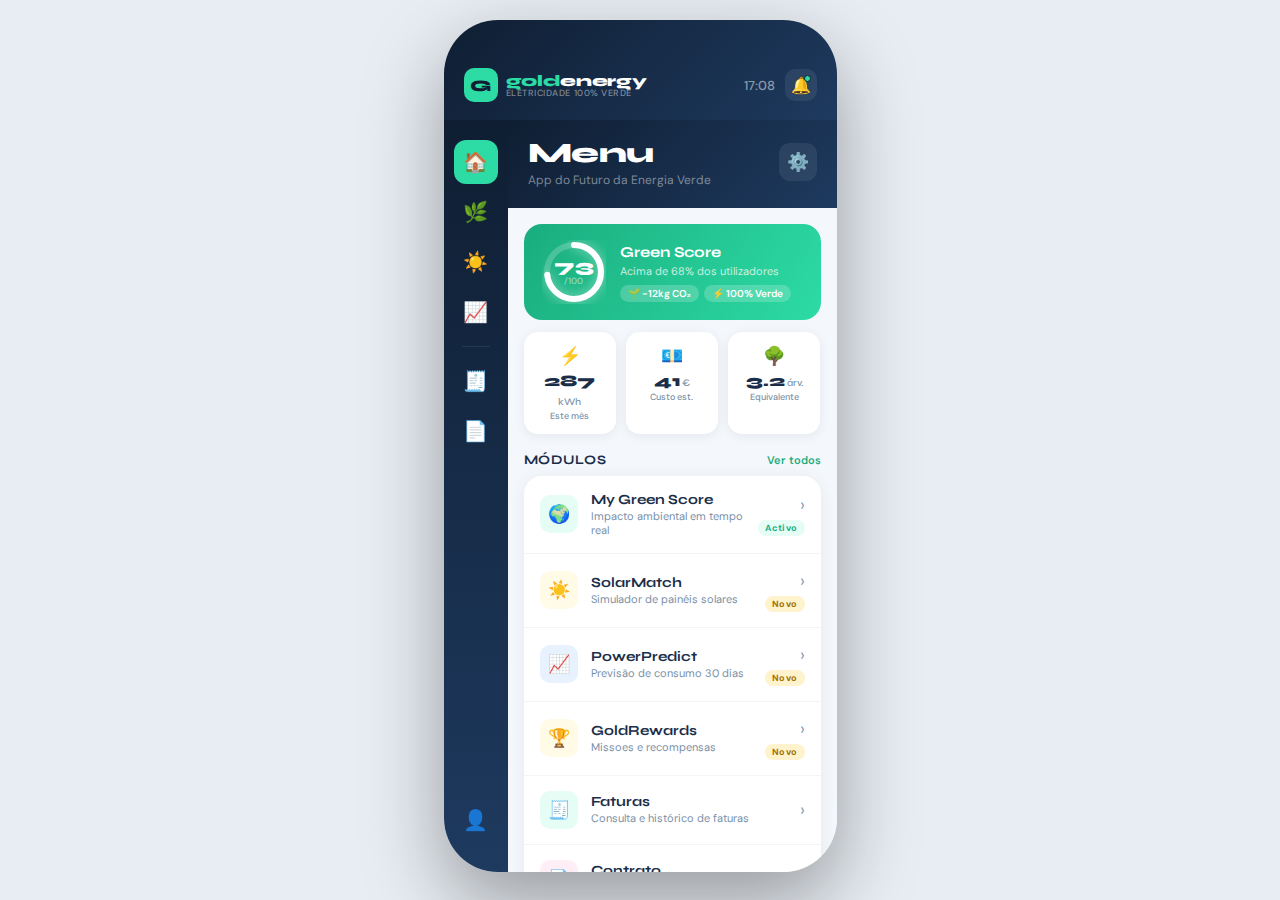
<file: index.html>
<!DOCTYPE html>
<html lang="pt">
<head>
  <meta charset="UTF-8"/>
  <meta name="viewport" content="width=device-width, initial-scale=1.0"/>
  <title>GoldEnergy App</title>
  <link href="https://fonts.googleapis.com/css2?family=Syne:wght@400;600;700;800&family=DM+Sans:ital,wght@0,300;0,400;0,500;0,600;1,400&display=swap" rel="stylesheet"/>
  <style>
    :root {
      --navy: #1a2e4a;
      --navy-dark: #0f1e32;
      --navy-mid: #1e3a5f;
      --green: #2DDBA4;
      --green-dark: #1aad7e;
      --green-light: #e6fdf6;
      --gold: #F5C842;
      --white: #ffffff;
      --bg: #f4f7fb;
      --text: #1a2e4a;
      --text-muted: #7a8fa6;
      --border: rgba(255,255,255,0.08);
      --sidebar-w: 64px;
    }

    * { box-sizing: border-box; margin: 0; padding: 0; -webkit-tap-highlight-color: transparent; }

    body {
      font-family: 'DM Sans', sans-serif;
      background: #e8edf3;
      display: flex;
      justify-content: center;
      align-items: flex-start;
      min-height: 100vh;
      padding: 20px 0;
    }

    /* ── PHONE SHELL ── */
    .phone {
      width: 393px;
      height: 852px;
      background: var(--bg);
      border-radius: 54px;
      overflow: hidden;
      position: relative;
      box-shadow: 0 30px 80px rgba(0,0,0,0.35), 0 0 0 1px rgba(255,255,255,0.1);
      display: flex;
      flex-direction: column;
      position: relative;
    }

    /* ── HEADER ── */
    .app-header {
      background: linear-gradient(135deg, var(--navy-dark) 0%, var(--navy-mid) 100%);
      padding: 48px 20px 18px;
      display: flex;
      justify-content: space-between;
      align-items: center;
      flex-shrink: 0;
    }
    .header-logo {
      display: flex;
      align-items: center;
      gap: 8px;
    }
    .logo-mark {
      width: 34px; height: 34px;
      background: var(--green);
      border-radius: 10px;
      display: flex; align-items: center; justify-content: center;
      font-family: 'Syne', sans-serif;
      font-weight: 800;
      font-size: 16px;
      color: var(--navy-dark);
      letter-spacing: -0.5px;
    }
    .logo-wordmark {
      display: flex;
      flex-direction: column;
      line-height: 1;
    }
    .logo-wordmark .top {
      font-family: 'Syne', sans-serif;
      font-weight: 800;
      font-size: 16px;
      color: white;
      letter-spacing: -0.3px;
    }
    .logo-wordmark .top span { color: var(--green); }
    .logo-wordmark .bottom {
      font-size: 9px;
      color: rgba(255,255,255,0.45);
      font-weight: 500;
      letter-spacing: 0.06em;
      text-transform: uppercase;
    }
    .header-right {
      display: flex;
      align-items: center;
      gap: 10px;
    }
    .header-time {
      font-size: 13px;
      color: rgba(255,255,255,0.5);
      font-weight: 500;
    }
    .header-notif {
      width: 32px; height: 32px;
      background: rgba(255,255,255,0.08);
      border-radius: 10px;
      display: flex; align-items: center; justify-content: center;
      font-size: 16px;
      cursor: pointer;
      position: relative;
    }
    .notif-dot {
      position: absolute;
      top: 6px; right: 6px;
      width: 7px; height: 7px;
      background: var(--green);
      border-radius: 50%;
      border: 1.5px solid var(--navy-dark);
    }

    /* ── MAIN LAYOUT ── */
    .app-body {
      display: flex;
      flex: 1;
      overflow: hidden;
    }

    /* ── SIDEBAR ── */
    .sidebar {
      width: var(--sidebar-w);
      background: linear-gradient(180deg, var(--navy-dark) 0%, var(--navy-mid) 100%);
      display: flex;
      flex-direction: column;
      align-items: center;
      padding: 20px 0 30px;
      gap: 6px;
      flex-shrink: 0;
    }
    .nav-item {
      width: 44px; height: 44px;
      border-radius: 12px;
      display: flex; align-items: center; justify-content: center;
      cursor: pointer;
      transition: background 0.2s;
      font-size: 20px;
      position: relative;
    }
    .nav-item:hover { background: rgba(255,255,255,0.07); }
    .nav-item.active {
      background: var(--green);
    }
    .nav-item.active .nav-icon-img { filter: brightness(0) invert(0); }
    .nav-divider {
      width: 28px;
      height: 1px;
      background: rgba(255,255,255,0.08);
      margin: 6px 0;
    }
    .sidebar-bottom {
      margin-top: auto;
    }

    /* ── CONTENT ── */
    .content {
      flex: 1;
      overflow-y: scroll;
      padding: 0;
      background: var(--bg);
      -webkit-overflow-scrolling: touch;
    }
    .content::-webkit-scrollbar { display: none; }

    /* ── MENU TITLE BAR ── */
    .menu-titlebar {
      background: linear-gradient(135deg, var(--navy-dark) 0%, var(--navy-mid) 100%);
      padding: 16px 20px 20px;
      display: flex;
      justify-content: space-between;
      align-items: center;
    }
    .menu-title {
      font-family: 'Syne', sans-serif;
      font-size: 28px;
      font-weight: 800;
      color: white;
      letter-spacing: -0.5px;
    }
    .menu-subtitle {
      font-size: 12px;
      color: rgba(255,255,255,0.45);
      margin-top: 2px;
    }
    .menu-icon-btn {
      width: 38px; height: 38px;
      background: rgba(255,255,255,0.08);
      border-radius: 11px;
      display: flex; align-items: center; justify-content: center;
      font-size: 18px;
      cursor: pointer;
    }

    /* ── SCORE BANNER ── */
    .score-banner {
      margin: 16px 16px 0;
      background: linear-gradient(120deg, var(--green-dark) 0%, var(--green) 100%);
      border-radius: 18px;
      padding: 16px 18px;
      display: flex;
      align-items: center;
      gap: 14px;
      animation: fadeUp 0.4s ease both;
    }
    .score-ring {
      position: relative;
      width: 64px; height: 64px;
      flex-shrink: 0;
    }
    .score-ring svg { width: 64px; height: 64px; }
    .score-ring-overlay {
      position: absolute;
      top: 50%; left: 50%;
      transform: translate(-50%, -50%);
      text-align: center;
    }
    .score-ring-overlay .snum {
      font-family: 'Syne', sans-serif;
      font-size: 18px;
      font-weight: 800;
      color: white;
      line-height: 1;
    }
    .score-ring-overlay .sdenom {
      font-size: 9px;
      color: rgba(255,255,255,0.6);
    }
    .score-banner-info h3 {
      font-family: 'Syne', sans-serif;
      font-size: 15px;
      font-weight: 700;
      color: white;
    }
    .score-banner-info p {
      font-size: 11px;
      color: rgba(255,255,255,0.75);
      margin-top: 3px;
    }
    .score-chips {
      display: flex;
      gap: 5px;
      margin-top: 7px;
    }
    .chip {
      background: rgba(255,255,255,0.2);
      border-radius: 20px;
      padding: 2px 8px;
      font-size: 10px;
      color: white;
      font-weight: 600;
    }

    /* ── STATS ROW ── */
    .stats-row {
      display: flex;
      gap: 10px;
      padding: 12px 16px 0;
      animation: fadeUp 0.4s ease both 0.05s;
    }
    .stat-box {
      flex: 1;
      background: white;
      border-radius: 14px;
      padding: 12px 10px;
      text-align: center;
      box-shadow: 0 2px 12px rgba(26,46,74,0.07);
    }
    .stat-box .s-icon { font-size: 18px; margin-bottom: 3px; }
    .stat-box .s-val {
      font-family: 'Syne', sans-serif;
      font-size: 16px;
      font-weight: 800;
      color: var(--text);
    }
    .stat-box .s-val small {
      font-size: 10px;
      font-weight: 500;
      color: var(--text-muted);
    }
    .stat-box .s-lbl {
      font-size: 9px;
      color: var(--text-muted);
      font-weight: 500;
      margin-top: 1px;
    }

    /* ── SECTION HEADER ── */
    .section-hdr {
      display: flex;
      justify-content: space-between;
      align-items: center;
      padding: 18px 16px 8px;
    }
    .section-hdr h4 {
      font-family: 'Syne', sans-serif;
      font-size: 13px;
      font-weight: 700;
      color: var(--text);
      text-transform: uppercase;
      letter-spacing: 0.06em;
    }
    .section-hdr span {
      font-size: 11px;
      color: var(--green-dark);
      font-weight: 600;
      cursor: pointer;
    }

    /* ── MENU LIST (like real app) ── */
    .menu-list {
      background: white;
      border-radius: 18px;
      margin: 0 16px;
      overflow: hidden;
      box-shadow: 0 2px 16px rgba(26,46,74,0.07);
      animation: fadeUp 0.4s ease both 0.1s;
    }
    .menu-item {
      display: flex;
      align-items: center;
      padding: 15px 16px;
      cursor: pointer;
      transition: background 0.15s;
      border-bottom: 1px solid rgba(26,46,74,0.05);
      text-decoration: none;
      color: inherit;
    }
    .menu-item:last-child { border-bottom: none; }
    .menu-item:hover { background: #f8fafc; }
    .menu-item:active { background: var(--green-light); }

    .mi-icon {
      width: 38px; height: 38px;
      border-radius: 10px;
      display: flex; align-items: center; justify-content: center;
      font-size: 18px;
      flex-shrink: 0;
      margin-right: 13px;
    }
    .mi-icon.green { background: var(--green-light); }
    .mi-icon.gold  { background: #fffbe6; }
    .mi-icon.blue  { background: #e8f2ff; }
    .mi-icon.pink  { background: #ffeef6; }

    .mi-body { flex: 1; }
    .mi-name {
      font-family: 'Syne', sans-serif;
      font-size: 14px;
      font-weight: 700;
      color: var(--text);
    }
    .mi-desc {
      font-size: 11px;
      color: var(--text-muted);
      margin-top: 1px;
      line-height: 1.3;
    }
    .mi-right {
      display: flex;
      flex-direction: column;
      align-items: flex-end;
      gap: 3px;
      margin-left: 8px;
    }
    .mi-chevron {
      color: var(--text-muted);
      font-size: 18px;
      font-weight: 300;
    }
    .mi-badge {
      font-size: 9px;
      font-weight: 700;
      padding: 2px 7px;
      border-radius: 20px;
      letter-spacing: 0.04em;
    }
    .mi-badge.new { background: #fff3cd; color: #a07000; }
    .mi-badge.active { background: var(--green-light); color: var(--green-dark); }

    /* ── TIP ── */
    .tip-row {
      margin: 12px 16px 20px;
      background: linear-gradient(120deg, var(--navy-dark), var(--navy-mid));
      border-radius: 14px;
      padding: 14px 16px;
      display: flex;
      align-items: center;
      gap: 12px;
      animation: fadeUp 0.4s ease both 0.15s;
    }
    .tip-row .t-emoji { font-size: 24px; flex-shrink: 0; }
    .tip-row .t-text h5 {
      font-family: 'Syne', sans-serif;
      font-size: 12px;
      font-weight: 700;
      color: white;
    }
    .tip-row .t-text p {
      font-size: 11px;
      color: rgba(255,255,255,0.6);
      margin-top: 2px;
      line-height: 1.4;
    }

    @keyframes fadeUp {
      from { opacity: 0; transform: translateY(14px); }
      to   { opacity: 1; transform: translateY(0); }
    }

    /* ── NOTIFICAÇÕES PAINEL ── */
    #notif-overlay {
      position: absolute; inset: 0;
      background: rgba(15,30,50,0.45);
      z-index: 100; opacity: 0;
      transition: opacity 0.3s ease;
    }
    #notif-overlay.visivel { opacity: 1; }

    #notif-painel {
      position: absolute; left: 0; right: 0; top: 0;
      max-height: 88%;
      background: #f4f7fb;
      border-radius: 0 0 24px 24px;
      box-shadow: 0 20px 50px rgba(0,0,0,0.25);
      z-index: 101;
      flex-direction: column;
      transform: translateY(-110%);
      transition: transform 0.35s cubic-bezier(0.32, 0.72, 0, 1);
      overflow: hidden;
    }
    #notif-painel.aberto { transform: translateY(0); }

    .notif-header {
      display: flex; justify-content: space-between; align-items: center;
      padding: 52px 18px 14px;
      background: linear-gradient(135deg, #0f1e32, #1e3a5f);
      flex-shrink: 0;
    }
    .notif-header-left { display: flex; align-items: center; gap: 8px; }
    .notif-titulo {
      font-family: 'Syne', sans-serif; font-size: 18px; font-weight: 800; color: white;
    }
    .notif-badge {
      background: #f87171; color: white;
      font-size: 10px; font-weight: 700;
      width: 20px; height: 20px; border-radius: 50%;
      display: flex; align-items: center; justify-content: center;
    }
    .notif-header-btns { display: flex; align-items: center; gap: 8px; }
    .notif-marcar-btn {
      font-size: 10px; font-weight: 600; color: rgba(255,255,255,0.6);
      background: rgba(255,255,255,0.08); border: none; border-radius: 8px;
      padding: 5px 10px; cursor: pointer;
    }
    .notif-fechar-btn {
      width: 30px; height: 30px; border-radius: 50%;
      background: rgba(255,255,255,0.12); border: none;
      color: white; font-size: 14px; cursor: pointer;
      display: flex; align-items: center; justify-content: center;
    }

    .notif-lista { overflow-y: auto; flex: 1; padding-bottom: 16px; }
    .notif-lista::-webkit-scrollbar { display: none; }

    .notif-grupo-titulo {
      font-family: 'Syne', sans-serif; font-size: 10px; font-weight: 700;
      color: #7a8fa6; text-transform: uppercase; letter-spacing: 0.07em;
      padding: 14px 18px 6px;
    }

    .notif-item {
      display: flex; align-items: flex-start; gap: 10px;
      padding: 11px 18px; margin: 0 12px 6px;
      background: white; border-radius: 14px;
      box-shadow: 0 2px 8px rgba(26,46,74,0.06);
      cursor: pointer; transition: background 0.15s;
      position: relative;
    }
    .notif-item.lida { background: #f8fafc; box-shadow: none; }
    .notif-item:hover { background: #f0fdf9; }

    .ni-icon {
      width: 36px; height: 36px; border-radius: 10px; flex-shrink: 0;
      display: flex; align-items: center; justify-content: center; font-size: 18px;
    }
    .ni-body { flex: 1; min-width: 0; }
    .ni-modulo { font-size: 9px; font-weight: 700; text-transform: uppercase; letter-spacing: 0.05em; margin-bottom: 2px; }
    .ni-titulo { font-family: 'Syne', sans-serif; font-size: 12px; font-weight: 700; color: #1a2e4a; }
    .ni-desc { font-size: 10px; color: #7a8fa6; margin-top: 2px; line-height: 1.4; }
    .ni-footer { display: flex; align-items: center; justify-content: space-between; margin-top: 5px; }
    .ni-hora { font-size: 9px; color: #b0bec5; }
    .ni-acao {
      font-size: 10px; font-weight: 700; color: #1aad7e;
      text-decoration: none;
    }
    .ni-dot {
      width: 8px; height: 8px; border-radius: 50%;
      flex-shrink: 0; margin-top: 4px;
    }
  </style>
</head>
<body>
<div class="phone">

  <!-- HEADER -->
  <div class="app-header">
    <div class="header-logo">
      <div class="logo-mark">G</div>
      <div class="logo-wordmark">
        <div class="top"><span>gold</span>energy</div>
        <div class="bottom">Eletricidade 100% Verde</div>
      </div>
    </div>
    <div class="header-right">
      <div class="header-time">17:08</div>
      <div class="header-notif">
        🔔
        <div class="notif-dot"></div>
      </div>
    </div>
  </div>

  <!-- BODY -->
  <div class="app-body">

    <!-- SIDEBAR -->
    <div class="sidebar">
      <div class="nav-item active" title="Início">🏠</div>
      <div class="nav-item" title="Score">🌿</div>
      <div class="nav-item" title="Solar">☀️</div>
      <div class="nav-item" title="Previsão">📈</div>
      <div class="nav-divider"></div>
      <div class="nav-item" title="Faturas">🧾</div>
      <div class="nav-item" title="Contrato">📄</div>
      <div class="sidebar-bottom">
        <div class="nav-item" title="Perfil">👤</div>
      </div>
    </div>

    <!-- CONTENT -->
    <div class="content">

      <!-- MENU TITLE -->
      <div class="menu-titlebar">
        <div>
          <div class="menu-title">Menu</div>
          <div class="menu-subtitle">App do Futuro da Energia Verde</div>
        </div>
        <div class="menu-icon-btn">⚙️</div>
      </div>

      <!-- SCORE BANNER -->
      <div class="score-banner">
        <div class="score-ring">
          <svg viewBox="0 0 64 64">
            <circle cx="32" cy="32" r="27" fill="none" stroke="rgba(255,255,255,0.2)" stroke-width="6"/>
            <circle cx="32" cy="32" r="27" fill="none" stroke="white" stroke-width="6"
              stroke-linecap="round"
              stroke-dasharray="169.6"
              stroke-dashoffset="45.8"
              transform="rotate(-90 32 32)"
              style="filter:drop-shadow(0 0 6px rgba(255,255,255,0.5))"/>
          </svg>
          <div class="score-ring-overlay">
            <div class="snum">73</div>
            <div class="sdenom">/100</div>
          </div>
        </div>
        <div class="score-banner-info">
          <h3>Green Score</h3>
          <p>Acima de 68% dos utilizadores</p>
          <div class="score-chips">
            <span class="chip">🌱 -12kg CO₂</span>
            <span class="chip">⚡ 100% Verde</span>
          </div>
        </div>
      </div>

      <!-- STATS -->
      <div class="stats-row">
        <div class="stat-box">
          <div class="s-icon">⚡</div>
          <div class="s-val">287<small> kWh</small></div>
          <div class="s-lbl">Este mês</div>
        </div>
        <div class="stat-box">
          <div class="s-icon">💶</div>
          <div class="s-val">41<small> €</small></div>
          <div class="s-lbl">Custo est.</div>
        </div>
        <div class="stat-box">
          <div class="s-icon">🌳</div>
          <div class="s-val">3.2<small> árv.</small></div>
          <div class="s-lbl">Equivalente</div>
        </div>
      </div>

      <!-- SECTION HEADER -->
      <div class="section-hdr">
        <h4>Módulos</h4>
        <span>Ver todos</span>
      </div>

      <!-- MENU LIST -->
      <div class="menu-list">

        <a class="menu-item" href="green-score.html">
          <div class="mi-icon green">🌍</div>
          <div class="mi-body">
            <div class="mi-name">My Green Score</div>
            <div class="mi-desc">Impacto ambiental em tempo real</div>
          </div>
          <div class="mi-right">
            <span class="mi-chevron">›</span>
            <span class="mi-badge active">Activo</span>
          </div>
        </a>

        <a class="menu-item" href="solar-match.html">
          <div class="mi-icon gold">☀️</div>
          <div class="mi-body">
            <div class="mi-name">SolarMatch</div>
            <div class="mi-desc">Simulador de painéis solares</div>
          </div>
          <div class="mi-right">
            <span class="mi-chevron">›</span>
            <span class="mi-badge new">Novo</span>
          </div>
        </a>

        <a class="menu-item" href="power-predict.html">
          <div class="mi-icon blue">📈</div>
          <div class="mi-body">
            <div class="mi-name">PowerPredict</div>
            <div class="mi-desc">Previsão de consumo 30 dias</div>
          </div>
          <div class="mi-right">
            <span class="mi-chevron">›</span>
            <span class="mi-badge new">Novo</span>
          </div>
        </a>

        <a class="menu-item" href="goldrewards.html">
          <div class="mi-icon gold">🏆</div>
          <div class="mi-body">
            <div class="mi-name">GoldRewards</div>
            <div class="mi-desc">Missoes e recompensas</div>
          </div>
          <div class="mi-right">
            <span class="mi-chevron">›</span>
            <span class="mi-badge new">Novo</span>
          </div>
        </a>

        <a class="menu-item" href="faturas.html">
          <div class="mi-icon green">🧾</div>
          <div class="mi-body">
            <div class="mi-name">Faturas</div>
            <div class="mi-desc">Consulta e histórico de faturas</div>
          </div>
          <div class="mi-right">
            <span class="mi-chevron">›</span>
          </div>
        </a>

        <a class="menu-item" href="contrato.html">
          <div class="mi-icon pink">📄</div>
          <div class="mi-body">
            <div class="mi-name">Contrato</div>
            <div class="mi-desc">Detalhes do teu contrato atual</div>
          </div>
          <div class="mi-right">
            <span class="mi-chevron">›</span>
          </div>
        </a>

        <a class="menu-item" href="leituras.html">
          <div class="mi-icon blue">📋</div>
          <div class="mi-body">
            <div class="mi-name">Leituras</div>
            <div class="mi-desc">Registar leitura do contador</div>
          </div>
          <div class="mi-right">
            <span class="mi-chevron">›</span>
          </div>
        </a>

        <a class="menu-item" href="goldcare.html">
          <div class="mi-icon" style="background:#f5f0ff;">💜</div>
          <div class="mi-body">
            <div class="mi-name">GoldCare</div>
            <div class="mi-desc">Monitorização de familiares vulneráveis</div>
          </div>
          <div class="mi-right">
            <span class="mi-chevron">›</span>
            <span class="mi-badge new">Novo</span>
          </div>
        </a>

      </div>

      <!-- TIP -->
      <div class="tip-row">
        <div class="t-emoji">💡</div>
        <div class="t-text">
          <h5>Dica do dia</h5>
          <p>Usa o maior consumo fora das horas de ponta (22h–8h) e poupa até 30%!</p>
        </div>
      </div>

    </div><!-- /content -->
  </div><!-- /app-body -->

</div><!-- /phone -->
<script src="js/notifications.js"></script>
</body>
</html>
</file>
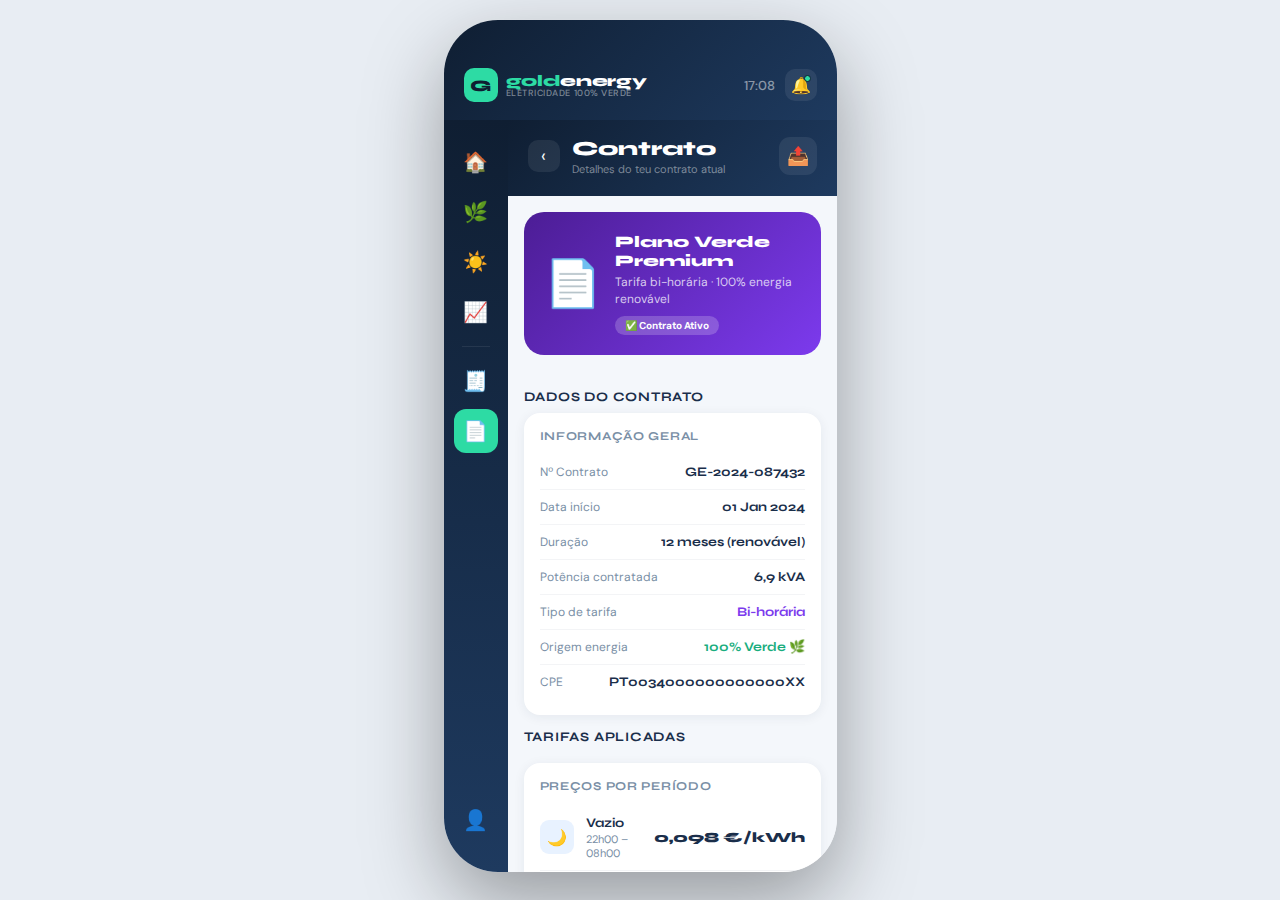
<file: contrato.html>
<!DOCTYPE html>
<html lang="pt">
<head>
  <meta charset="UTF-8"/>
  <meta name="viewport" content="width=device-width, initial-scale=1.0"/>
  <title>GoldEnergy — Contrato</title>
  <link href="https://fonts.googleapis.com/css2?family=Syne:wght@400;600;700;800&family=DM+Sans:ital,wght@0,300;0,400;0,500;0,600;1,400&display=swap" rel="stylesheet"/>
  <link rel="stylesheet" href="styles.css"/>
  <style>
    .contrato-hero {
      background: linear-gradient(135deg, #4c1d95 0%, #7c3aed 100%);
      margin: 16px; border-radius: 20px; padding: 20px;
      display: flex; align-items: center; gap: 14px;
      animation: fadeUp 0.4s ease both;
    }
    .contrato-hero-icon { font-size: 46px; flex-shrink: 0; }
    .contrato-hero-text h3 { font-family: 'Syne', sans-serif; font-size: 16px; font-weight: 800; color: white; }
    .contrato-hero-text p { font-size: 12px; color: rgba(255,255,255,0.75); margin-top: 4px; line-height: 1.4; }
    .contrato-badge {
      display: inline-block; margin-top: 8px;
      background: rgba(255,255,255,0.2); border-radius: 20px;
      padding: 3px 10px; font-size: 10px; color: white; font-weight: 700;
    }

    .info-card {
      background: white; border-radius: 16px;
      margin: 0 16px; padding: 16px;
      box-shadow: 0 2px 12px rgba(26,46,74,0.07);
      animation: fadeUp 0.4s ease both 0.05s;
    }
    .info-card h4 {
      font-family: 'Syne', sans-serif; font-size: 12px; font-weight: 700;
      color: var(--text-muted); text-transform: uppercase; letter-spacing: 0.06em; margin-bottom: 12px;
    }
    .info-row {
      display: flex; justify-content: space-between; align-items: flex-start;
      padding: 9px 0; border-bottom: 1px solid rgba(26,46,74,0.05);
    }
    .info-row:last-child { border-bottom: none; }
    .ir-label { font-size: 12px; color: var(--text-muted); flex-shrink: 0; }
    .ir-value { font-family: 'Syne', sans-serif; font-size: 13px; font-weight: 700; color: var(--text); text-align: right; }
    .ir-value.green { color: var(--green-dark); }
    .ir-value.purple { color: #7c3aed; }

    .tarifas-card {
      background: white; border-radius: 16px;
      margin: 10px 16px 0; padding: 16px;
      box-shadow: 0 2px 12px rgba(26,46,74,0.07);
      animation: fadeUp 0.4s ease both 0.1s;
    }
    .tarifas-card h4 {
      font-family: 'Syne', sans-serif; font-size: 12px; font-weight: 700;
      color: var(--text-muted); text-transform: uppercase; letter-spacing: 0.06em; margin-bottom: 12px;
    }
    .tarifa-row {
      display: flex; align-items: center; gap: 12px;
      padding: 10px 0; border-bottom: 1px solid rgba(26,46,74,0.05);
    }
    .tarifa-row:last-child { border-bottom: none; }
    .tarifa-icon {
      width: 34px; height: 34px; border-radius: 9px;
      display: flex; align-items: center; justify-content: center;
      font-size: 16px; flex-shrink: 0;
    }
    .tarifa-icon.vazio { background: #e8f2ff; }
    .tarifa-icon.cheio { background: #fff3cd; }
    .tarifa-icon.ponta { background: #fee2e2; }
    .tarifa-body { flex: 1; }
    .tarifa-nome { font-family: 'Syne', sans-serif; font-size: 13px; font-weight: 700; color: var(--text); }
    .tarifa-horas { font-size: 11px; color: var(--text-muted); margin-top: 1px; }
    .tarifa-preco { font-family: 'Syne', sans-serif; font-size: 14px; font-weight: 800; color: var(--text); }

    .docs-card {
      background: white; border-radius: 16px;
      margin: 10px 16px 20px; overflow: hidden;
      box-shadow: 0 2px 12px rgba(26,46,74,0.07);
      animation: fadeUp 0.4s ease both 0.15s;
    }
    .doc-item {
      display: flex; align-items: center; padding: 14px 16px;
      border-bottom: 1px solid rgba(26,46,74,0.05); cursor: pointer;
      transition: background 0.15s;
    }
    .doc-item:last-child { border-bottom: none; }
    .doc-item:hover { background: #f8fafc; }
    .doc-icon {
      width: 36px; height: 36px; border-radius: 9px;
      background: #f0f0ff; display: flex; align-items: center; justify-content: center;
      font-size: 17px; flex-shrink: 0; margin-right: 12px;
    }
    .doc-body { flex: 1; }
    .doc-name { font-family: 'Syne', sans-serif; font-size: 13px; font-weight: 700; color: var(--text); }
    .doc-meta { font-size: 11px; color: var(--text-muted); margin-top: 1px; }
    .doc-chevron { color: var(--text-muted); font-size: 18px; }
  </style>
</head>
<body>
<div class="phone">
  <div class="app-header">
    <div class="header-logo">
      <div class="logo-mark">G</div>
      <div class="logo-wordmark">
        <div class="top"><span>gold</span>energy</div>
        <div class="bottom">Eletricidade 100% Verde</div>
      </div>
    </div>
    <div class="header-right">
      <div class="header-time">17:08</div>
      <div class="header-notif">🔔<div class="notif-dot"></div></div>
    </div>
  </div>

  <div class="app-body">
    <div class="sidebar">
      <div class="nav-item" title="Início">🏠</div>
      <div class="nav-item" title="Score">🌿</div>
      <div class="nav-item" title="Solar">☀️</div>
      <div class="nav-item" title="Previsão">📈</div>
      <div class="nav-divider"></div>
      <div class="nav-item" title="Faturas">🧾</div>
      <div class="nav-item active" title="Contrato">📄</div>
      <div class="sidebar-bottom"><div class="nav-item" title="Perfil">👤</div></div>
    </div>

    <div class="content">
      <div class="page-titlebar">
        <a class="back-btn" href="index.html">‹</a>
        <div class="page-titlebar-text">
          <h2>Contrato</h2>
          <p>Detalhes do teu contrato atual</p>
        </div>
        <div class="page-icon-btn">📤</div>
      </div>

      <!-- HERO -->
      <div class="contrato-hero">
        <div class="contrato-hero-icon">📄</div>
        <div class="contrato-hero-text">
          <h3>Plano Verde Premium</h3>
          <p>Tarifa bi-horária · 100% energia renovável</p>
          <span class="contrato-badge">✅ Contrato Ativo</span>
        </div>
      </div>

      <!-- DADOS DO CONTRATO -->
      <div class="section-hdr"><h4>Dados do Contrato</h4></div>
      <div class="info-card">
        <h4>Informação geral</h4>
        <div class="info-row">
          <div class="ir-label">Nº Contrato</div>
          <div class="ir-value">GE-2024-087432</div>
        </div>
        <div class="info-row">
          <div class="ir-label">Data início</div>
          <div class="ir-value">01 Jan 2024</div>
        </div>
        <div class="info-row">
          <div class="ir-label">Duração</div>
          <div class="ir-value">12 meses (renovável)</div>
        </div>
        <div class="info-row">
          <div class="ir-label">Potência contratada</div>
          <div class="ir-value">6,9 kVA</div>
        </div>
        <div class="info-row">
          <div class="ir-label">Tipo de tarifa</div>
          <div class="ir-value purple">Bi-horária</div>
        </div>
        <div class="info-row">
          <div class="ir-label">Origem energia</div>
          <div class="ir-value green">100% Verde 🌿</div>
        </div>
        <div class="info-row">
          <div class="ir-label">CPE</div>
          <div class="ir-value">PT0034000000000000XX</div>
        </div>
      </div>

      <!-- TARIFAS -->
      <div class="section-hdr" style="padding-top:14px;"><h4>Tarifas Aplicadas</h4></div>
      <div class="tarifas-card">
        <h4>Preços por período</h4>
        <div class="tarifa-row">
          <div class="tarifa-icon vazio">🌙</div>
          <div class="tarifa-body">
            <div class="tarifa-nome">Vazio</div>
            <div class="tarifa-horas">22h00 – 08h00</div>
          </div>
          <div class="tarifa-preco">0,098 €/kWh</div>
        </div>
        <div class="tarifa-row">
          <div class="tarifa-icon cheio">☀️</div>
          <div class="tarifa-body">
            <div class="tarifa-nome">Cheio</div>
            <div class="tarifa-horas">08h00 – 22h00</div>
          </div>
          <div class="tarifa-preco">0,187 €/kWh</div>
        </div>
        <div class="tarifa-row">
          <div class="tarifa-icon ponta">⚡</div>
          <div class="tarifa-body">
            <div class="tarifa-nome">Ponta</div>
            <div class="tarifa-horas">09h00 – 12h00 · 18h00 – 21h00</div>
          </div>
          <div class="tarifa-preco">0,224 €/kWh</div>
        </div>
      </div>

      <!-- DOCUMENTOS -->
      <div class="section-hdr" style="padding-top:14px;"><h4>Documentos</h4></div>
      <div class="docs-card">
        <div class="doc-item">
          <div class="doc-icon">📋</div>
          <div class="doc-body">
            <div class="doc-name">Contrato de Fornecimento</div>
            <div class="doc-meta">PDF · Assinado a 01 Jan 2024</div>
          </div>
          <div class="doc-chevron">›</div>
        </div>
        <div class="doc-item">
          <div class="doc-icon">🔒</div>
          <div class="doc-body">
            <div class="doc-name">Condições Gerais</div>
            <div class="doc-meta">PDF · Versão 2024.1</div>
          </div>
          <div class="doc-chevron">›</div>
        </div>
        <div class="doc-item">
          <div class="doc-icon">🌿</div>
          <div class="doc-body">
            <div class="doc-name">Certificado Energia Verde</div>
            <div class="doc-meta">PDF · Válido até Dez 2026</div>
          </div>
          <div class="doc-chevron">›</div>
        </div>
      </div>

    </div>
  </div>
</div>
</body>
</html>
</file>
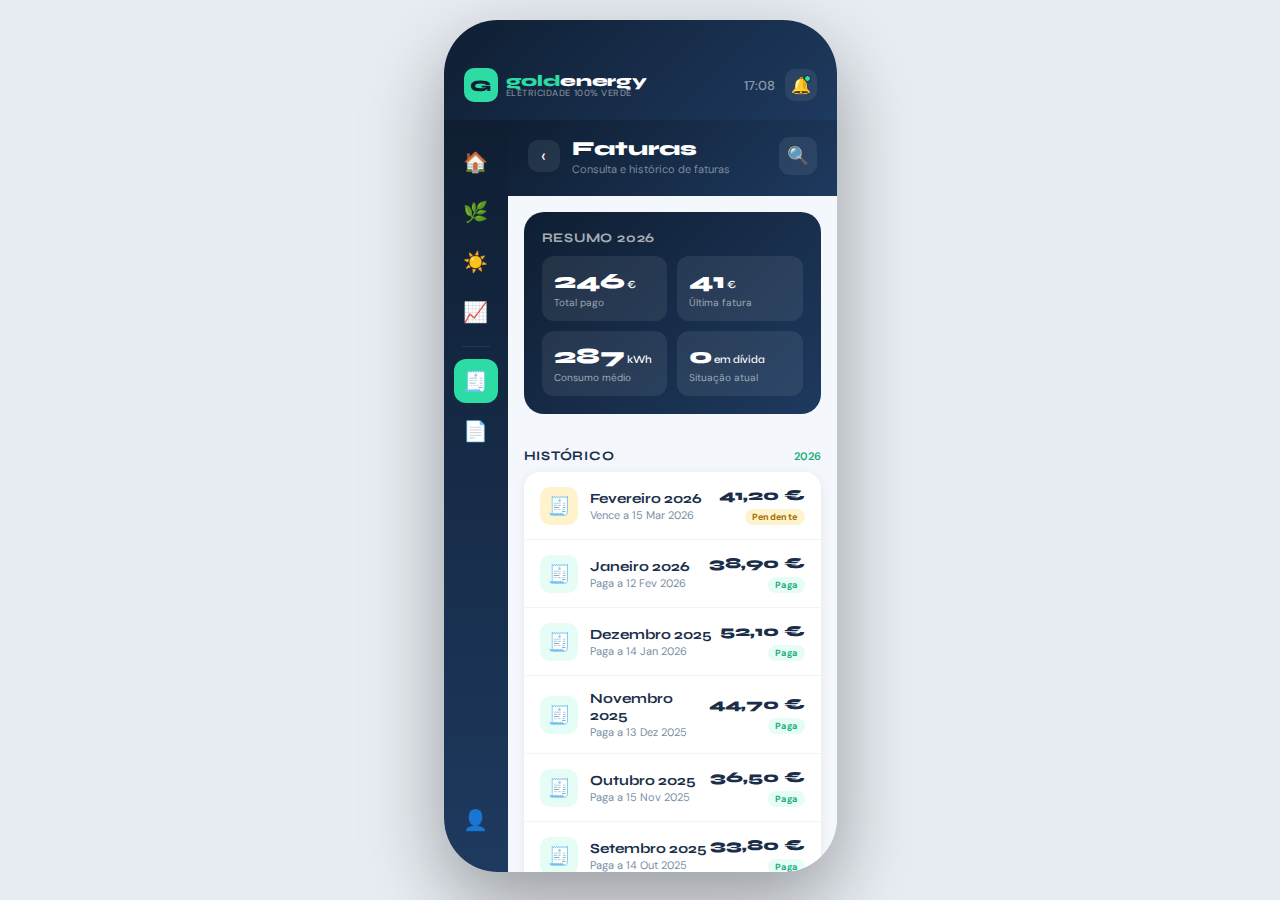
<file: faturas.html>
<!DOCTYPE html>
<html lang="pt">
<head>
  <meta charset="UTF-8"/>
  <meta name="viewport" content="width=device-width, initial-scale=1.0"/>
  <title>GoldEnergy — Faturas</title>
  <link href="https://fonts.googleapis.com/css2?family=Syne:wght@400;600;700;800&family=DM+Sans:ital,wght@0,300;0,400;0,500;0,600;1,400&display=swap" rel="stylesheet"/>
  <link rel="stylesheet" href="styles.css"/>
  <style>
    .faturas-hero {
      background: linear-gradient(135deg, var(--navy-dark) 0%, var(--navy-mid) 100%);
      margin: 16px; border-radius: 20px; padding: 18px;
      animation: fadeUp 0.4s ease both;
    }
    .faturas-hero h3 {
      font-family: 'Syne', sans-serif; font-size: 13px; font-weight: 700;
      color: rgba(255,255,255,0.65); text-transform: uppercase; letter-spacing: 0.06em; margin-bottom: 10px;
    }
    .faturas-summary { display: grid; grid-template-columns: 1fr 1fr; gap: 10px; }
    .fs-item { background: rgba(255,255,255,0.08); border-radius: 12px; padding: 12px; }
    .fs-item .fs-val { font-family: 'Syne', sans-serif; font-size: 22px; font-weight: 800; color: white; }
    .fs-item .fs-val small { font-size: 11px; font-weight: 500; }
    .fs-item .fs-lbl { font-size: 10px; color: rgba(255,255,255,0.55); margin-top: 2px; }

    .fatura-list {
      background: white; border-radius: 16px;
      margin: 0 16px; overflow: hidden;
      box-shadow: 0 2px 12px rgba(26,46,74,0.07);
      animation: fadeUp 0.4s ease both 0.05s;
    }
    .fatura-item {
      display: flex; align-items: center; padding: 14px 16px;
      border-bottom: 1px solid rgba(26,46,74,0.05); cursor: pointer;
      transition: background 0.15s;
    }
    .fatura-item:last-child { border-bottom: none; }
    .fatura-item:hover { background: #f8fafc; }
    .fatura-item:active { background: var(--green-light); }

    .fi-icon {
      width: 38px; height: 38px; border-radius: 10px;
      display: flex; align-items: center; justify-content: center;
      font-size: 18px; flex-shrink: 0; margin-right: 12px;
    }
    .fi-icon.paga { background: var(--green-light); }
    .fi-icon.pendente { background: #fff3cd; }
    .fi-icon.vencida { background: #fee2e2; }

    .fi-body { flex: 1; }
    .fi-mes { font-family: 'Syne', sans-serif; font-size: 14px; font-weight: 700; color: var(--text); }
    .fi-data { font-size: 11px; color: var(--text-muted); margin-top: 1px; }
    .fi-right { text-align: right; }
    .fi-valor { font-family: 'Syne', sans-serif; font-size: 15px; font-weight: 800; color: var(--text); }
    .fi-status {
      font-size: 9px; font-weight: 700; padding: 2px 7px;
      border-radius: 20px; margin-top: 3px; display: inline-block; letter-spacing: 0.04em;
    }
    .fi-status.paga { background: var(--green-light); color: var(--green-dark); }
    .fi-status.pendente { background: #fff3cd; color: #a07000; }
    .fi-status.vencida { background: #fee2e2; color: #b91c1c; }

    .fatura-detail-card {
      background: white; border-radius: 16px;
      margin: 12px 16px 20px; padding: 16px;
      box-shadow: 0 2px 12px rgba(26,46,74,0.07);
      animation: fadeUp 0.4s ease both 0.1s;
    }
    .fatura-detail-card h4 {
      font-family: 'Syne', sans-serif; font-size: 12px; font-weight: 700;
      color: var(--text-muted); text-transform: uppercase; letter-spacing: 0.06em; margin-bottom: 12px;
    }
    .detail-row {
      display: flex; justify-content: space-between; align-items: center;
      padding: 8px 0; border-bottom: 1px solid rgba(26,46,74,0.05);
    }
    .detail-row:last-child { border-bottom: none; }
    .detail-row .dr-label { font-size: 12px; color: var(--text-muted); }
    .detail-row .dr-value { font-family: 'Syne', sans-serif; font-size: 13px; font-weight: 700; color: var(--text); }
    .detail-row .dr-value.green { color: var(--green-dark); }
  </style>
</head>
<body>
<div class="phone">
  <div class="app-header">
    <div class="header-logo">
      <div class="logo-mark">G</div>
      <div class="logo-wordmark">
        <div class="top"><span>gold</span>energy</div>
        <div class="bottom">Eletricidade 100% Verde</div>
      </div>
    </div>
    <div class="header-right">
      <div class="header-time">17:08</div>
      <div class="header-notif">🔔<div class="notif-dot"></div></div>
    </div>
  </div>

  <div class="app-body">
    <div class="sidebar">
      <div class="nav-item" title="Início">🏠</div>
      <div class="nav-item" title="Score">🌿</div>
      <div class="nav-item" title="Solar">☀️</div>
      <div class="nav-item" title="Previsão">📈</div>
      <div class="nav-divider"></div>
      <div class="nav-item active" title="Faturas">🧾</div>
      <div class="nav-item" title="Contrato">📄</div>
      <div class="sidebar-bottom"><div class="nav-item" title="Perfil">👤</div></div>
    </div>

    <div class="content">
      <div class="page-titlebar">
        <a class="back-btn" href="index.html">‹</a>
        <div class="page-titlebar-text">
          <h2>Faturas</h2>
          <p>Consulta e histórico de faturas</p>
        </div>
        <div class="page-icon-btn">🔍</div>
      </div>

      <!-- SUMMARY -->
      <div class="faturas-hero">
        <h3>Resumo 2026</h3>
        <div class="faturas-summary">
          <div class="fs-item">
            <div class="fs-val">246<small> €</small></div>
            <div class="fs-lbl">Total pago</div>
          </div>
          <div class="fs-item">
            <div class="fs-val">41<small> €</small></div>
            <div class="fs-lbl">Última fatura</div>
          </div>
          <div class="fs-item">
            <div class="fs-val">287<small> kWh</small></div>
            <div class="fs-lbl">Consumo médio</div>
          </div>
          <div class="fs-item">
            <div class="fs-val">0<small> em dívida</small></div>
            <div class="fs-lbl">Situação atual</div>
          </div>
        </div>
      </div>

      <!-- FATURA LIST -->
      <div class="section-hdr"><h4>Histórico</h4><span>2026</span></div>
      <div class="fatura-list">
        <div class="fatura-item">
          <div class="fi-icon pendente">🧾</div>
          <div class="fi-body">
            <div class="fi-mes">Fevereiro 2026</div>
            <div class="fi-data">Vence a 15 Mar 2026</div>
          </div>
          <div class="fi-right">
            <div class="fi-valor">41,20 €</div>
            <div class="fi-status pendente">Pendente</div>
          </div>
        </div>
        <div class="fatura-item">
          <div class="fi-icon paga">🧾</div>
          <div class="fi-body">
            <div class="fi-mes">Janeiro 2026</div>
            <div class="fi-data">Paga a 12 Fev 2026</div>
          </div>
          <div class="fi-right">
            <div class="fi-valor">38,90 €</div>
            <div class="fi-status paga">Paga</div>
          </div>
        </div>
        <div class="fatura-item">
          <div class="fi-icon paga">🧾</div>
          <div class="fi-body">
            <div class="fi-mes">Dezembro 2025</div>
            <div class="fi-data">Paga a 14 Jan 2026</div>
          </div>
          <div class="fi-right">
            <div class="fi-valor">52,10 €</div>
            <div class="fi-status paga">Paga</div>
          </div>
        </div>
        <div class="fatura-item">
          <div class="fi-icon paga">🧾</div>
          <div class="fi-body">
            <div class="fi-mes">Novembro 2025</div>
            <div class="fi-data">Paga a 13 Dez 2025</div>
          </div>
          <div class="fi-right">
            <div class="fi-valor">44,70 €</div>
            <div class="fi-status paga">Paga</div>
          </div>
        </div>
        <div class="fatura-item">
          <div class="fi-icon paga">🧾</div>
          <div class="fi-body">
            <div class="fi-mes">Outubro 2025</div>
            <div class="fi-data">Paga a 15 Nov 2025</div>
          </div>
          <div class="fi-right">
            <div class="fi-valor">36,50 €</div>
            <div class="fi-status paga">Paga</div>
          </div>
        </div>
        <div class="fatura-item">
          <div class="fi-icon paga">🧾</div>
          <div class="fi-body">
            <div class="fi-mes">Setembro 2025</div>
            <div class="fi-data">Paga a 14 Out 2025</div>
          </div>
          <div class="fi-right">
            <div class="fi-valor">33,80 €</div>
            <div class="fi-status paga">Paga</div>
          </div>
        </div>
      </div>

      <!-- DETAIL CARD -->
      <div class="section-hdr" style="padding-top:14px;"><h4>Detalhe — Fev 2026</h4></div>
      <div class="fatura-detail-card">
        <h4>Composição da fatura</h4>
        <div class="detail-row">
          <div class="dr-label">Energia consumida</div>
          <div class="dr-value">287 kWh</div>
        </div>
        <div class="detail-row">
          <div class="dr-label">Custo energia</div>
          <div class="dr-value">32,40 €</div>
        </div>
        <div class="detail-row">
          <div class="dr-label">Redes e distribuição</div>
          <div class="dr-value">5,20 €</div>
        </div>
        <div class="detail-row">
          <div class="dr-label">Impostos (IVA 6%)</div>
          <div class="dr-value">3,60 €</div>
        </div>
        <div class="detail-row">
          <div class="dr-label">Desconto verde</div>
          <div class="dr-value green">-2,00 €</div>
        </div>
        <div class="detail-row">
          <div class="dr-label" style="font-weight:700; color:var(--text);">Total</div>
          <div class="dr-value" style="font-size:16px;">41,20 €</div>
        </div>
        <button class="btn-primary" style="margin-top:14px;">⬇️ Descarregar PDF</button>
      </div>

    </div>
  </div>
</div>
</body>
</html>
</file>
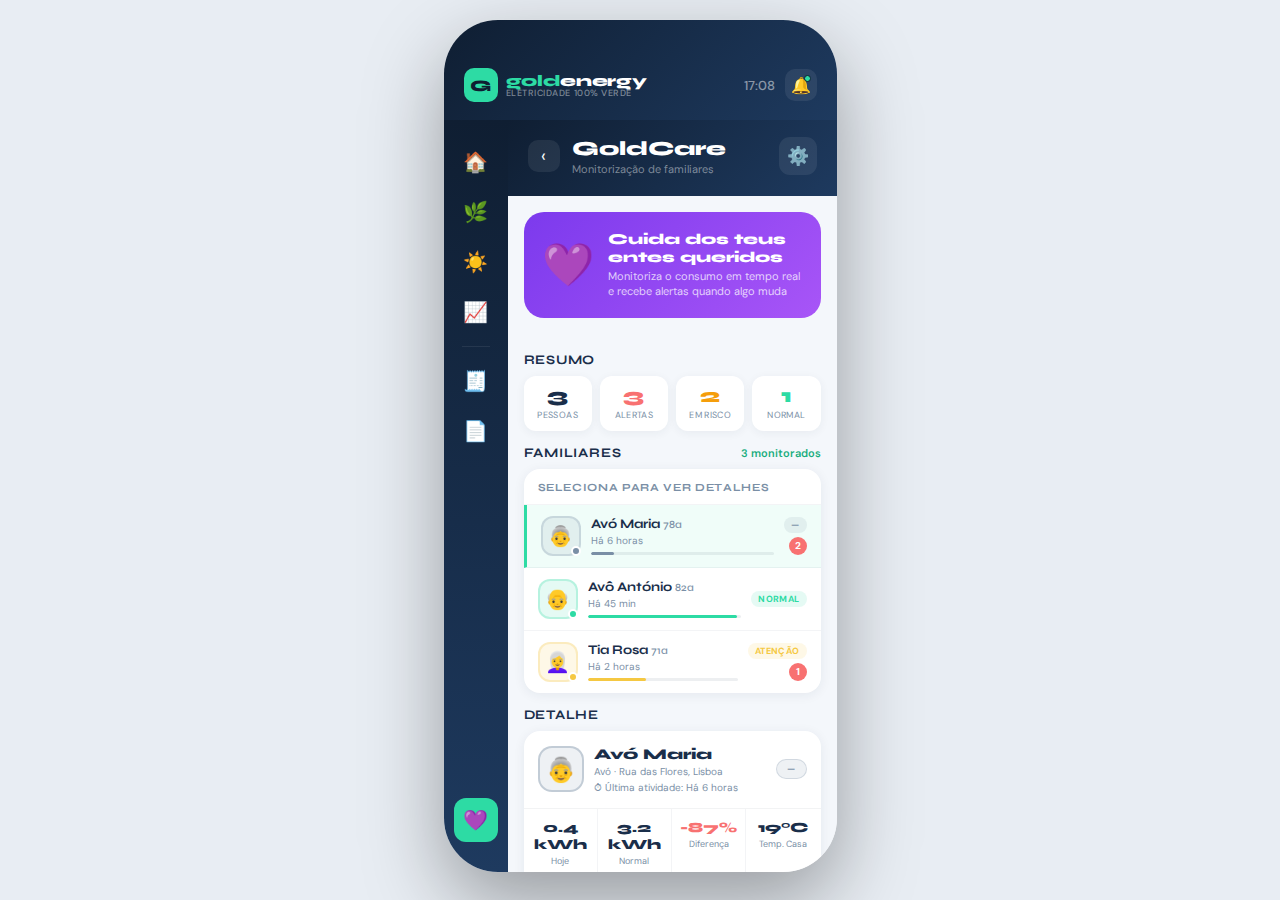
<file: goldcare.html>
<!DOCTYPE html>
<html lang="pt">
<head>
  <meta charset="UTF-8"/>
  <meta name="viewport" content="width=device-width, initial-scale=1.0"/>
  <title>GoldEnergy — GoldCare</title>
  <link href="https://fonts.googleapis.com/css2?family=Syne:wght@400;600;700;800&family=DM+Sans:ital,wght@0,300;0,400;0,500;0,600;1,400&display=swap" rel="stylesheet"/>
  <link rel="stylesheet" href="styles.css"/>
  <style>

    /* ── HERO ── */
    .care-hero {
      background: linear-gradient(135deg, #7c3aed 0%, #a855f7 100%);
      margin: 16px; border-radius: 20px; padding: 18px;
      display: flex; align-items: center; gap: 14px;
      animation: fadeUp 0.4s ease both;
    }
    .care-hero-icon { font-size: 42px; flex-shrink: 0; }
    .care-hero-text h3 { font-family: 'Syne', sans-serif; font-size: 15px; font-weight: 800; color: white; }
    .care-hero-text p  { font-size: 11px; color: rgba(255,255,255,0.75); margin-top: 3px; line-height: 1.4; }

    /* ── RESUMO GLOBAL ── */
    .resumo-grid {
      display: grid; grid-template-columns: repeat(4, 1fr);
      gap: 8px; margin: 0 16px;
      animation: fadeUp 0.4s ease both 0.04s;
    }
    .resumo-item {
      background: white; border-radius: 12px;
      padding: 10px 8px; text-align: center;
      box-shadow: 0 2px 10px rgba(26,46,74,0.06);
    }
    .ri-val {
      font-family: 'Syne', sans-serif; font-size: 20px; font-weight: 800;
      color: var(--text); line-height: 1;
    }
    .ri-lbl { font-size: 9px; color: var(--text-muted); margin-top: 3px; text-transform: uppercase; letter-spacing: 0.04em; }
    .ri-val.red    { color: #f87171; }
    .ri-val.yellow { color: #f59e0b; }
    .ri-val.green  { color: #2DDBA4; }

    /* ── LISTA PESSOAS ── */
    .pessoas-card {
      background: white; border-radius: 16px;
      margin: 0 16px; overflow: hidden;
      box-shadow: 0 2px 12px rgba(26,46,74,0.07);
      animation: fadeUp 0.4s ease both 0.07s;
    }
    .pessoas-card-hdr {
      padding: 12px 14px 10px;
      font-family: 'Syne', sans-serif; font-size: 11px; font-weight: 700;
      color: var(--text-muted); text-transform: uppercase; letter-spacing: 0.06em;
      border-bottom: 1px solid rgba(26,46,74,0.05);
    }

    .pessoa-card {
      display: flex; align-items: center; gap: 10px;
      padding: 11px 14px; cursor: pointer;
      border-bottom: 1px solid rgba(26,46,74,0.05);
      transition: background 0.15s;
    }
    .pessoa-card:last-child { border-bottom: none; }
    .pessoa-card:hover  { background: #f8fafc; }
    .pessoa-card.ativo  { background: #f0fdf9; border-left: 3px solid #2DDBA4; }

    .pc-avatar {
      width: 40px; height: 40px; border-radius: 12px;
      display: flex; align-items: center; justify-content: center;
      font-size: 20px; flex-shrink: 0; position: relative;
    }
    .pc-status-dot {
      position: absolute; bottom: -2px; right: -2px;
      width: 10px; height: 10px; border-radius: 50%;
      border: 2px solid white;
    }
    .pc-body { flex: 1; min-width: 0; }
    .pc-nome {
      font-family: 'Syne', sans-serif; font-size: 13px; font-weight: 700;
      color: var(--text); white-space: nowrap; overflow: hidden; text-overflow: ellipsis;
    }
    .pc-idade { font-size: 11px; font-weight: 500; color: var(--text-muted); }
    .pc-atividade { font-size: 10px; color: var(--text-muted); margin-top: 2px; }
    .pc-consumo-bar {
      height: 3px; background: rgba(26,46,74,0.08); border-radius: 2px; margin-top: 5px; overflow: hidden;
    }
    .pc-consumo-fill { height: 100%; border-radius: 2px; transition: width 0.5s ease; }

    .pc-right { display: flex; flex-direction: column; align-items: flex-end; gap: 4px; flex-shrink: 0; }
    .pc-badge {
      font-size: 9px; font-weight: 700; padding: 2px 7px; border-radius: 20px;
      text-transform: uppercase; letter-spacing: 0.04em;
    }
    .pc-alerta-count {
      width: 18px; height: 18px; border-radius: 50%;
      background: #f87171; color: white;
      font-size: 10px; font-weight: 700;
      display: flex; align-items: center; justify-content: center;
    }

    /* ── DETALHE ── */
    .detalhe-card {
      background: white; border-radius: 16px;
      margin: 0 16px;
      box-shadow: 0 2px 12px rgba(26,46,74,0.07);
      animation: fadeUp 0.4s ease both 0.1s;
      overflow: hidden;
    }

    .detalhe-header {
      padding: 14px; display: flex; align-items: center; gap: 10px;
      border-bottom: 1px solid rgba(26,46,74,0.06);
    }
    .dh-avatar {
      width: 46px; height: 46px; border-radius: 14px;
      display: flex; align-items: center; justify-content: center;
      font-size: 24px; flex-shrink: 0;
    }
    .dh-info { flex: 1; }
    .dh-nome { font-family: 'Syne', sans-serif; font-size: 15px; font-weight: 800; color: var(--text); }
    .dh-sub  { font-size: 10px; color: var(--text-muted); margin-top: 2px; }
    .dh-ultima { font-size: 10px; color: var(--text-muted); margin-top: 3px; }
    .dh-status {
      font-size: 9px; font-weight: 700; padding: 3px 10px; border-radius: 20px;
      text-transform: uppercase; letter-spacing: 0.05em; flex-shrink: 0;
    }

    /* Stats rápidos */
    .stats-quick {
      display: grid; grid-template-columns: repeat(4, 1fr);
      border-bottom: 1px solid rgba(26,46,74,0.05);
    }
    .sq-item {
      padding: 10px 8px; text-align: center;
      border-right: 1px solid rgba(26,46,74,0.05);
    }
    .sq-item:last-child { border-right: none; }
    .sq-val { font-family: 'Syne', sans-serif; font-size: 14px; font-weight: 800; color: var(--text); }
    .sq-lbl { font-size: 9px; color: var(--text-muted); margin-top: 2px; }

    /* Consumo barra */
    .consumo-section { padding: 12px 14px; border-bottom: 1px solid rgba(26,46,74,0.05); }
    .consumo-section h5 {
      font-family: 'Syne', sans-serif; font-size: 10px; font-weight: 700;
      color: var(--text-muted); text-transform: uppercase; letter-spacing: 0.06em; margin-bottom: 8px;
    }
    .consumo-barra-track {
      height: 8px; background: rgba(26,46,74,0.07); border-radius: 4px; overflow: hidden; margin-bottom: 5px;
    }
    #d-consumo-barra { height: 100%; border-radius: 4px; transition: width 0.7s ease, background 0.3s; }
    .consumo-nums { display: flex; justify-content: space-between; font-size: 10px; color: var(--text-muted); }

    /* Dispositivos */
    .disp-section { padding: 12px 14px; border-bottom: 1px solid rgba(26,46,74,0.05); }
    .disp-section h5 {
      font-family: 'Syne', sans-serif; font-size: 10px; font-weight: 700;
      color: var(--text-muted); text-transform: uppercase; letter-spacing: 0.06em; margin-bottom: 8px;
    }
    .dispositivos-grid { display: grid; grid-template-columns: repeat(4, 1fr); gap: 6px; }
    .disp-card {
      border-radius: 10px; padding: 8px 6px; text-align: center;
      border: 1.5px solid rgba(26,46,74,0.08); position: relative;
    }
    .disp-card.on  { background: #f0fdf9; border-color: rgba(45,219,164,0.3); }
    .disp-card.off { background: #f8fafc; }
    .disp-icon  { font-size: 18px; margin-bottom: 3px; }
    .disp-nome  { font-size: 8px; color: var(--text-muted); font-weight: 600; text-transform: uppercase; letter-spacing: 0.03em; }
    .disp-status { font-family: 'Syne', sans-serif; font-size: 9px; font-weight: 700; color: var(--text); margin-top: 2px; }
    .disp-dot {
      position: absolute; top: 5px; right: 5px;
      width: 6px; height: 6px; border-radius: 50%;
    }

    /* Alertas */
    .alertas-section { padding: 12px 14px; border-bottom: 1px solid rgba(26,46,74,0.05); }
    .alertas-section h5 {
      font-family: 'Syne', sans-serif; font-size: 10px; font-weight: 700;
      color: var(--text-muted); text-transform: uppercase; letter-spacing: 0.06em; margin-bottom: 8px;
    }
    .alerta-item {
      display: flex; align-items: center; gap: 8px;
      padding: 8px 10px; border-radius: 10px; margin-bottom: 6px;
    }
    .alerta-item:last-child { margin-bottom: 0; }
    .alerta-critico { background: #fff1f1; border: 1px solid #fecaca; }
    .alerta-aviso   { background: #fffbeb; border: 1px solid #fde68a; }
    .ai-icon  { font-size: 14px; flex-shrink: 0; }
    .ai-body  { flex: 1; }
    .ai-msg   { font-size: 11px; font-weight: 600; color: var(--text); }
    .ai-hora  { font-size: 9px; color: var(--text-muted); margin-top: 1px; }
    .ai-btn {
      font-size: 9px; font-weight: 700; padding: 3px 8px; border-radius: 6px;
      background: rgba(26,46,74,0.07); color: var(--text-muted);
      border: none; cursor: pointer; flex-shrink: 0;
      transition: background 0.15s;
    }
    .ai-btn:hover { background: rgba(26,46,74,0.14); }

    /* Histórico */
    .historico-section { padding: 12px 14px; border-bottom: 1px solid rgba(26,46,74,0.05); }
    .historico-section h5 {
      font-family: 'Syne', sans-serif; font-size: 10px; font-weight: 700;
      color: var(--text-muted); text-transform: uppercase; letter-spacing: 0.06em; margin-bottom: 8px;
    }
    #historico-svg { width: 100%; height: 90px; display: block; overflow: visible; }

    /* Botão contactar */
    .detalhe-actions { padding: 12px 14px; }
    #btn-contacto {
      width: 100%; padding: 12px;
      background: linear-gradient(135deg, #7c3aed, #a855f7);
      color: white; border: none; border-radius: 12px;
      font-family: 'Syne', sans-serif; font-size: 13px; font-weight: 700;
      cursor: pointer; transition: opacity 0.2s;
    }
    #btn-contacto:hover { opacity: 0.9; }
    #btn-contacto:active { opacity: 0.8; }

    /* ── ADICIONAR PESSOA ── */
    .add-btn {
      display: flex; align-items: center; justify-content: center; gap: 8px;
      margin: 10px 16px 20px; padding: 12px;
      background: white; border-radius: 12px;
      border: 1.5px dashed rgba(26,46,74,0.15);
      font-family: 'Syne', sans-serif; font-size: 12px; font-weight: 700;
      color: var(--text-muted); cursor: pointer; transition: all 0.2s;
      box-shadow: 0 2px 10px rgba(26,46,74,0.04);
    }
    .add-btn:hover { border-color: #a855f7; color: #a855f7; background: #faf5ff; }
  </style>
</head>
<body>
<div class="phone">
  <div class="app-header">
    <div class="header-logo">
      <div class="logo-mark">G</div>
      <div class="logo-wordmark">
        <div class="top"><span>gold</span>energy</div>
        <div class="bottom">Eletricidade 100% Verde</div>
      </div>
    </div>
    <div class="header-right">
      <div class="header-time">17:08</div>
      <div class="header-notif">🔔<div class="notif-dot"></div></div>
    </div>
  </div>

  <div class="app-body">
    <div class="sidebar">
      <div class="nav-item" title="Início">🏠</div>
      <div class="nav-item" title="Score">🌿</div>
      <div class="nav-item" title="Solar">☀️</div>
      <div class="nav-item" title="Previsão">📈</div>
      <div class="nav-divider"></div>
      <div class="nav-item" title="Faturas">🧾</div>
      <div class="nav-item" title="Contrato">📄</div>
      <div class="sidebar-bottom">
        <div class="nav-item active" title="GoldCare">💜</div>
      </div>
    </div>

    <div class="content">
      <div class="page-titlebar">
        <a class="back-btn" href="index.html">‹</a>
        <div class="page-titlebar-text">
          <h2>GoldCare</h2>
          <p>Monitorização de familiares</p>
        </div>
        <div class="page-icon-btn">⚙️</div>
      </div>

      <!-- HERO -->
      <div class="care-hero">
        <div class="care-hero-icon">💜</div>
        <div class="care-hero-text">
          <h3>Cuida dos teus entes queridos</h3>
          <p>Monitoriza o consumo em tempo real e recebe alertas quando algo muda</p>
        </div>
      </div>

      <!-- RESUMO GLOBAL -->
      <div class="section-hdr"><h4>Resumo</h4></div>
      <div class="resumo-grid">
        <div class="resumo-item">
          <div class="ri-val" id="resumo-total">3</div>
          <div class="ri-lbl">Pessoas</div>
        </div>
        <div class="resumo-item">
          <div class="ri-val red" id="resumo-alertas">3</div>
          <div class="ri-lbl">Alertas</div>
        </div>
        <div class="resumo-item">
          <div class="ri-val yellow" id="resumo-risco">2</div>
          <div class="ri-lbl">Em risco</div>
        </div>
        <div class="resumo-item">
          <div class="ri-val green" id="resumo-ok">1</div>
          <div class="ri-lbl">Normal</div>
        </div>
      </div>

      <!-- LISTA PESSOAS -->
      <div class="section-hdr" style="padding-top:14px;"><h4>Familiares</h4><span>3 monitorados</span></div>
      <div class="pessoas-card">
        <div class="pessoas-card-hdr">Seleciona para ver detalhes</div>
        <div id="pessoas-lista"></div>
      </div>

      <!-- DETALHE -->
      <div id="detalhe-section">
        <div class="section-hdr" style="padding-top:14px;"><h4>Detalhe</h4></div>
        <div class="detalhe-card">

          <!-- Header dinâmico -->
          <div class="detalhe-header" id="detalhe-header"></div>

          <!-- Stats rápidos -->
          <div class="stats-quick">
            <div class="sq-item">
              <div class="sq-val" id="d-consumo-hoje">—</div>
              <div class="sq-lbl">Hoje</div>
            </div>
            <div class="sq-item">
              <div class="sq-val" id="d-consumo-normal">—</div>
              <div class="sq-lbl">Normal</div>
            </div>
            <div class="sq-item">
              <div class="sq-val" id="d-consumo-diff">—</div>
              <div class="sq-lbl">Diferença</div>
            </div>
            <div class="sq-item">
              <div class="sq-val" id="d-temperatura">—</div>
              <div class="sq-lbl">Temp. Casa</div>
            </div>
          </div>

          <!-- Barra consumo -->
          <div class="consumo-section">
            <h5>Consumo hoje vs normal</h5>
            <div class="consumo-barra-track">
              <div id="d-consumo-barra" style="width:0%"></div>
            </div>
            <div class="consumo-nums">
              <span>0 kWh</span>
              <span id="d-consumo-pct">—</span>
              <span id="d-consumo-normal2">—</span>
            </div>
          </div>

          <!-- Dispositivos -->
          <div class="disp-section">
            <h5>Estado dos dispositivos</h5>
            <div class="dispositivos-grid" id="dispositivos-grid"></div>
          </div>

          <!-- Alertas -->
          <div class="alertas-section" id="alertas-section">
            <h5>⚠️ Alertas ativos</h5>
            <div id="alertas-lista"></div>
          </div>

          <!-- Histórico 7 dias -->
          <div class="historico-section">
            <h5>Consumo últimos 7 dias</h5>
            <svg id="historico-svg" viewBox="0 0 260 90" preserveAspectRatio="xMidYMid meet"></svg>
          </div>

          <!-- Ações -->
          <div class="detalhe-actions">
            <button id="btn-contacto">📞 Contactar</button>
          </div>

        </div><!-- /detalhe-card -->
      </div><!-- /detalhe-section -->

      <!-- ADICIONAR -->
      <div class="add-btn" onclick="alert('Funcionalidade em desenvolvimento!')">
        ＋ Adicionar familiar
      </div>

    </div><!-- /content -->
  </div><!-- /app-body -->
</div><!-- /phone -->

<script src="js/goldcare.js"></script>
</body>
</html>
</file>
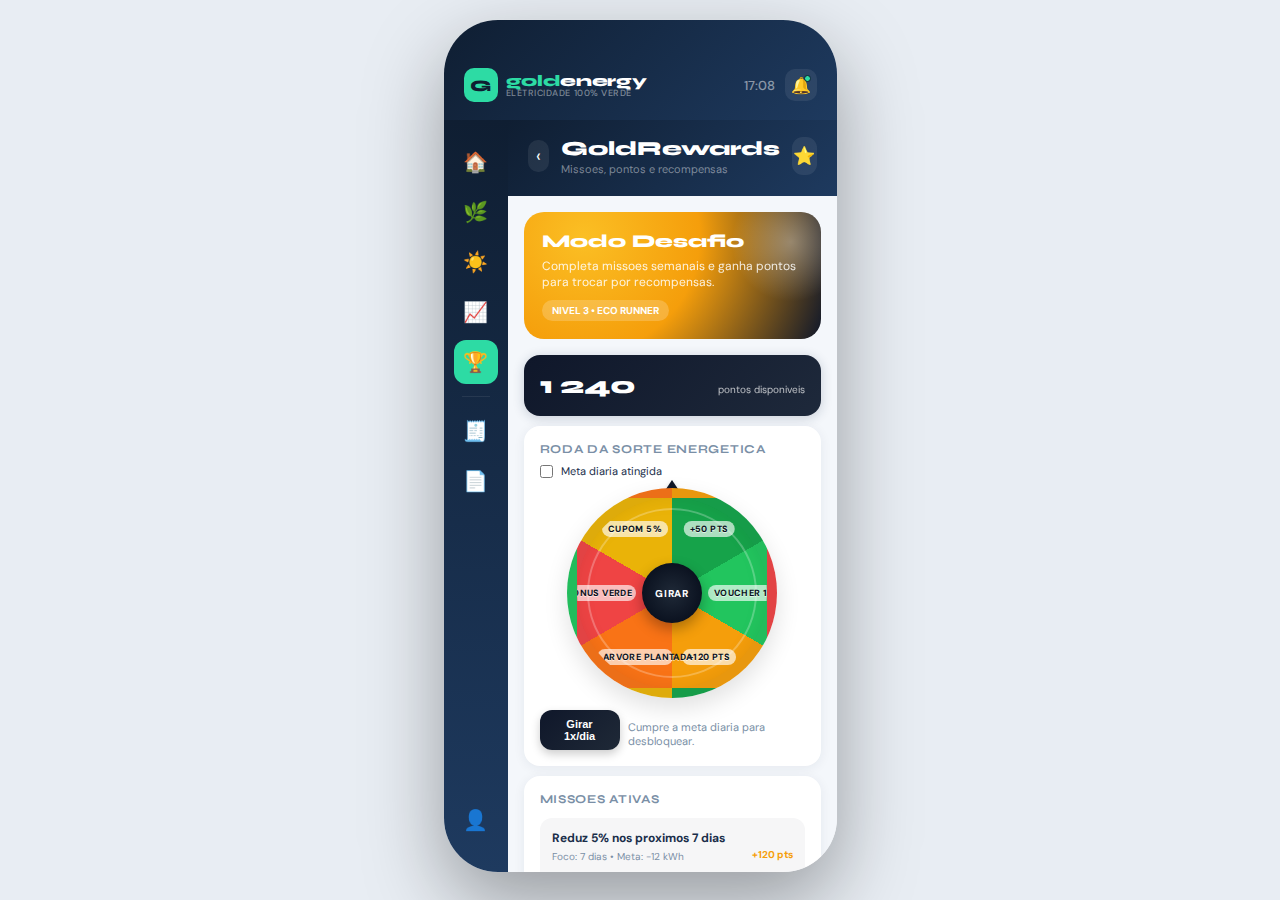
<file: goldrewards.html>
<!DOCTYPE html>
<html lang="pt">
<head>
  <meta charset="UTF-8"/>
  <meta name="viewport" content="width=device-width, initial-scale=1.0"/>
  <title>GoldEnergy — GoldRewards</title>
  <link href="https://fonts.googleapis.com/css2?family=Syne:wght@400;600;700;800&family=DM+Sans:ital,wght@0,300;0,400;0,500;0,600;1,400&display=swap" rel="stylesheet"/>
  <link rel="stylesheet" href="styles.css"/>
  <style>
    .rewards-hero {
      background: radial-gradient(circle at 20% 20%, #fbbf24 0%, #f59e0b 45%, #0f172a 100%);
      margin: 16px; border-radius: 20px; padding: 18px;
      color: white; position: relative; overflow: hidden;
      animation: fadeUp 0.4s ease both;
    }
    .rewards-hero h3 { font-family: 'Syne', sans-serif; font-size: 18px; font-weight: 800; }
    .rewards-hero p { font-size: 12px; opacity: 0.85; margin-top: 6px; }
    .rewards-hero .badge {
      display: inline-block; margin-top: 10px; padding: 4px 10px; border-radius: 999px;
      background: rgba(255,255,255,0.2); font-size: 10px; font-weight: 700;
    }
    .rewards-hero::after {
      content: ""; position: absolute; right: -30px; top: -30px; width: 120px; height: 120px;
      background: radial-gradient(circle, rgba(255,255,255,0.35), transparent 70%);
    }

    .mission-card, .reward-card {
      background: white; border-radius: 16px; margin: 10px 16px 0; padding: 16px;
      box-shadow: 0 2px 12px rgba(26,46,74,0.07); animation: fadeUp 0.4s ease both 0.1s;
    }
    .mission-card h4, .reward-card h4 {
      font-family: 'Syne', sans-serif; font-size: 12px; font-weight: 700;
      color: var(--text-muted); text-transform: uppercase; letter-spacing: 0.06em; margin-bottom: 12px;
    }
    .mission-item {
      background: rgba(15, 23, 42, 0.04); border-radius: 12px; padding: 12px; margin-bottom: 10px;
      display: flex; align-items: center; justify-content: space-between; gap: 10px;
    }
    .mission-item:last-child { margin-bottom: 0; }
    .mission-info { display: flex; flex-direction: column; gap: 4px; }
    .mission-title { font-size: 12px; font-weight: 700; color: var(--text); }
    .mission-desc { font-size: 10px; color: var(--text-muted); }
    .mission-reward { font-size: 10px; font-weight: 700; color: #f59e0b; }
    .mission-progress {
      height: 6px; border-radius: 999px; background: rgba(15, 23, 42, 0.08); overflow: hidden; margin-top: 6px;
    }
    .mission-fill { height: 100%; border-radius: 999px; background: linear-gradient(90deg, #22c55e, #84cc16); }

    .reward-grid { display: grid; grid-template-columns: 1fr 1fr; gap: 10px; }
    .reward-item {
      background: rgba(245, 158, 11, 0.08); border-radius: 12px; padding: 12px; position: relative;
    }
    .reward-item h5 { font-size: 12px; font-weight: 700; color: var(--text); }
    .reward-item p { font-size: 10px; color: var(--text-muted); margin-top: 4px; }
    .reward-cost {
      margin-top: 8px; font-size: 10px; font-weight: 700; color: #f59e0b;
      display: inline-block; padding: 4px 8px; border-radius: 999px; background: rgba(245, 158, 11, 0.2);
    }

    .points-card {
      background: linear-gradient(135deg, #0f172a 0%, #1e293b 100%);
      margin: 10px 16px 0; border-radius: 16px; padding: 16px; color: white;
      box-shadow: 0 2px 12px rgba(26,46,74,0.2);
    }
    .points-row { display: flex; justify-content: space-between; align-items: baseline; }
    .points-val { font-family: 'Syne', sans-serif; font-size: 24px; font-weight: 800; }
    .points-sub { font-size: 10px; opacity: 0.7; }

    .wheel-card {
      background: white; border-radius: 16px; margin: 10px 16px 0; padding: 16px;
      box-shadow: 0 2px 12px rgba(26,46,74,0.07); animation: fadeUp 0.4s ease both 0.1s;
    }
    .wheel-card h4 {
      font-family: 'Syne', sans-serif; font-size: 12px; font-weight: 700;
      color: var(--text-muted); text-transform: uppercase; letter-spacing: 0.06em; margin-bottom: 8px;
    }
    .wheel-wrap { position: relative; display: flex; align-items: center; justify-content: center; }
    .wheel {
      width: 210px; height: 210px; border-radius: 50%;
      border: 10px solid rgba(26,46,74,0.06);
      box-shadow: 0 10px 24px rgba(0,0,0,0.12), inset 0 0 20px rgba(0,0,0,0.08);
      transition: transform 2.6s cubic-bezier(0.2, 0.8, 0.2, 1);
      position: relative; overflow: hidden;
    }
    .wheel::before {
      content: ""; position: absolute; inset: 10px; border-radius: 50%;
      box-shadow: inset 0 0 0 2px rgba(255,255,255,0.25);
    }
    .wheel-center {
      position: absolute; width: 60px; height: 60px; border-radius: 50%;
      background: radial-gradient(circle, #1f2937 0%, #0b1220 70%);
      box-shadow: 0 6px 14px rgba(0,0,0,0.3); display: flex; align-items: center; justify-content: center;
      color: white; font-size: 10px; font-weight: 800; letter-spacing: 0.08em; text-transform: uppercase;
    }
    .wheel-labels {
      position: absolute; inset: 0;
      display: block;
      pointer-events: none;
    }
    .wheel-label {
      position: absolute; left: 50%; top: 50%;
      transform-origin: 0 0;
      font-size: 9px; font-weight: 800; color: #0b1220;
      text-transform: uppercase; letter-spacing: 0.04em;
      text-shadow: 0 1px 0 rgba(255,255,255,0.6);
      background: rgba(255,255,255,0.65);
      padding: 2px 6px;
      border-radius: 999px;
      white-space: nowrap;
      text-align: center;
      max-width: 76px;
    }
    .wheel-pointer {
      position: absolute; top: -8px; width: 0; height: 0;
      border-left: 12px solid transparent; border-right: 12px solid transparent;
      border-bottom: 18px solid #111827;
      filter: drop-shadow(0 2px 2px rgba(0,0,0,0.2));
    }
    .wheel-actions { display: flex; gap: 8px; align-items: center; margin-top: 12px; }
    .wheel-btn {
      padding: 8px 14px; border-radius: 12px; border: none; cursor: pointer;
      background: linear-gradient(135deg, #0f172a, #1f2937); color: white; font-size: 11px; font-weight: 700;
      box-shadow: 0 4px 10px rgba(0,0,0,0.2);
    }
    .wheel-btn:disabled { opacity: 0.5; cursor: not-allowed; }
    .wheel-status { font-size: 11px; color: var(--text-muted); margin-top: 8px; }
    .goal-toggle { display: flex; align-items: center; gap: 8px; font-size: 11px; color: var(--text); }
    .goal-toggle input { accent-color: #22c55e; }
  </style>
</head>
<body>
<div class="phone">
  <div class="app-header">
    <div class="header-logo">
      <div class="logo-mark">G</div>
      <div class="logo-wordmark">
        <div class="top"><span>gold</span>energy</div>
        <div class="bottom">Eletricidade 100% Verde</div>
      </div>
    </div>
    <div class="header-right">
      <div class="header-time">17:08</div>
      <div class="header-notif">🔔<div class="notif-dot"></div></div>
    </div>
  </div>

  <div class="app-body">
    <div class="sidebar">
      <div class="nav-item" title="Inicio">🏠</div>
      <div class="nav-item" title="Score">🌿</div>
      <div class="nav-item" title="Solar">☀️</div>
      <div class="nav-item" title="Previsao">📈</div>
      <div class="nav-item active" title="Rewards">🏆</div>
      <div class="nav-divider"></div>
      <div class="nav-item" title="Faturas">🧾</div>
      <div class="nav-item" title="Contrato">📄</div>
      <div class="sidebar-bottom"><div class="nav-item" title="Perfil">👤</div></div>
    </div>

    <div class="content">
      <div class="page-titlebar">
        <a class="back-btn" href="index.html">‹</a>
        <div class="page-titlebar-text">
          <h2>GoldRewards</h2>
          <p>Missoes, pontos e recompensas</p>
        </div>
        <div class="page-icon-btn">⭐</div>
      </div>

      <div class="rewards-hero">
        <h3>Modo Desafio</h3>
        <p>Completa missoes semanais e ganha pontos para trocar por recompensas.</p>
        <span class="badge">NIVEL 3 • ECO RUNNER</span>
      </div>

      <div class="points-card">
        <div class="points-row">
          <div class="points-val">1 240</div>
          <div class="points-sub">pontos disponiveis</div>
        </div>
      </div>

      <div class="wheel-card">
        <h4>Roda da sorte energetica</h4>
        <div class="goal-toggle">
          <input type="checkbox" id="daily-goal-toggle"/>
          <span>Meta diaria atingida</span>
        </div>
        <div class="wheel-wrap" style="margin-top: 10px;">
          <div class="wheel-pointer"></div>
          <div class="wheel" id="reward-wheel">
            <div class="wheel-labels" id="wheel-labels"></div>
          </div>
          <div class="wheel-center">Girar</div>
        </div>
        <div class="wheel-actions">
          <button class="wheel-btn" id="spin-btn">Girar 1x/dia</button>
          <span class="wheel-status" id="spin-status">Cumpre a meta diaria para desbloquear.</span>
        </div>
      </div>

      <div class="mission-card">
        <h4>Missoes ativas</h4>
        <div class="mission-item">
          <div class="mission-info">
            <div class="mission-title">Reduz 5% nos proximos 7 dias</div>
            <div class="mission-desc">Foco: 7 dias • Meta: -12 kWh</div>
            <div class="mission-progress"><div class="mission-fill" style="width: 45%;"></div></div>
          </div>
          <div class="mission-reward">+120 pts</div>
        </div>
        <div class="mission-item">
          <div class="mission-info">
            <div class="mission-title">Sem picos acima de 15 kWh</div>
            <div class="mission-desc">Foco: 14 dias • Max: 15 kWh</div>
            <div class="mission-progress"><div class="mission-fill" style="width: 70%;"></div></div>
          </div>
          <div class="mission-reward">+180 pts</div>
        </div>
        <div class="mission-item">
          <div class="mission-info">
            <div class="mission-title">Consumo noturno consciente</div>
            <div class="mission-desc">Foco: 22h-7h • 10 dias</div>
            <div class="mission-progress"><div class="mission-fill" style="width: 30%;"></div></div>
          </div>
          <div class="mission-reward">+90 pts</div>
        </div>
      </div>

      <div class="reward-card">
        <h4>Recompensas</h4>
        <div class="reward-grid">
          <div class="reward-item">
            <h5>Voucher 5 EUR</h5>
            <p>Desconto na proxima fatura</p>
            <span class="reward-cost">500 pts</span>
          </div>
          <div class="reward-item">
            <h5>Arvore plantada</h5>
            <p>Compensacao de CO2</p>
            <span class="reward-cost">350 pts</span>
          </div>
          <div class="reward-item">
            <h5>Upgrade Eco</h5>
            <p>Plano verde premium</p>
            <span class="reward-cost">900 pts</span>
          </div>
          <div class="reward-item">
            <h5>Kit eficiencia</h5>
            <p>Tomadas inteligentes</p>
            <span class="reward-cost">1200 pts</span>
          </div>
        </div>
      </div>

    </div>
  </div>
</div>
<script>
  (function() {
    const rewards = [
      "+50 pts",
      "Voucher 1 EUR",
      "+120 pts",
      "Arvore plantada",
      "Bonus verde",
      "Cupom 5%"
    ];
    const colors = [
      "#16a34a", // verde
      "#22c55e", // verde claro
      "#f59e0b", // dourado
      "#f97316", // laranja
      "#ef4444", // vermelho suave
      "#eab308"  // amarelo ouro
    ];
    const wheel = document.getElementById("reward-wheel");
    const labelsEl = document.getElementById("wheel-labels");
    const spinBtn = document.getElementById("spin-btn");
    const statusEl = document.getElementById("spin-status");
    const goalToggle = document.getElementById("daily-goal-toggle");

    if (!wheel || !spinBtn || !statusEl || !goalToggle || !labelsEl) return;

    const todayKey = new Date().toISOString().slice(0, 10);
    const lastSpinKey = "goldRewardsLastSpin";
    const lastRewardKey = "goldRewardsLastReward";
    const lastSpin = localStorage.getItem(lastSpinKey);
    const lastReward = localStorage.getItem(lastRewardKey);

    const segmentSize = 360 / rewards.length;
    const gradient = rewards.map((_, i) => {
      const start = i * segmentSize;
      const end = start + segmentSize;
      return `${colors[i % colors.length]} ${start}deg ${end}deg`;
    }).join(", ");
    wheel.style.background = `conic-gradient(${gradient})`;

    labelsEl.innerHTML = "";
    rewards.forEach((label, i) => {
      const angle = (i * segmentSize) + segmentSize / 2;
      const labelEl = document.createElement("div");
      labelEl.className = "wheel-label";
      labelEl.textContent = label;
      labelEl.style.transform = `rotate(${angle}deg) translate(0, -74px) rotate(${-angle}deg) translate(-50%, -50%)`;
      labelsEl.appendChild(labelEl);
    });

    function setStatus(text) {
      statusEl.textContent = text;
    }

    function lockIfSpun() {
      if (lastSpin === todayKey) {
        spinBtn.disabled = true;
        setStatus(`Ja giraste hoje: ${lastReward || "recompensa"}`);
        return true;
      }
      return false;
    }

    lockIfSpun();

    spinBtn.addEventListener("click", () => {
      if (!goalToggle.checked) {
        setStatus("Cumpre a meta diaria para girar.");
        return;
      }
      if (lockIfSpun()) return;

      const rewardIndex = Math.floor(Math.random() * rewards.length);
      const spins = 4 * 360 + (rewardIndex * segmentSize) + segmentSize / 2;
      wheel.style.transform = `rotate(${spins}deg)`;

      const reward = rewards[rewardIndex];
      setTimeout(() => {
        localStorage.setItem(lastSpinKey, todayKey);
        localStorage.setItem(lastRewardKey, reward);
        spinBtn.disabled = true;
        setStatus(`Parabens! Ganhaste: ${reward}`);
      }, 2400);
    });
  })();
</script>
</body>
</html>
</file>
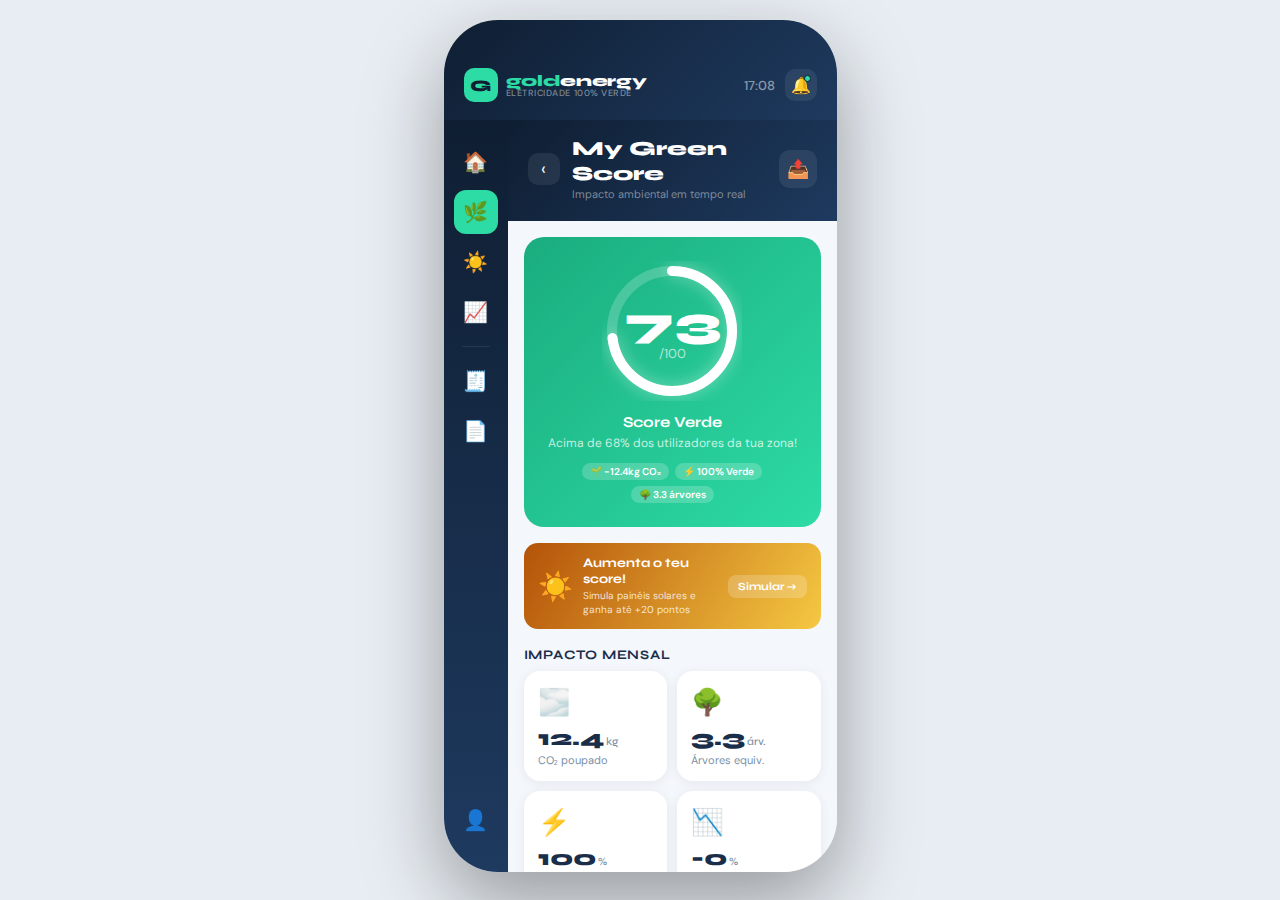
<file: green-score.html>
<!DOCTYPE html>
<html lang="pt">
<head>
  <meta charset="UTF-8"/>
  <meta name="viewport" content="width=device-width, initial-scale=1.0"/>
  <title>GoldEnergy — Green Score</title>
  <link href="https://fonts.googleapis.com/css2?family=Syne:wght@400;600;700;800&family=DM+Sans:ital,wght@0,300;0,400;0,500;0,600;1,400&display=swap" rel="stylesheet"/>
  <link rel="stylesheet" href="styles.css"/>
  <style>
    .gauge-section {
      background: linear-gradient(135deg, var(--green-dark) 0%, var(--green) 100%);
      margin: 16px; border-radius: 20px; padding: 24px 20px;
      display: flex; flex-direction: column; align-items: center;
      animation: fadeUp 0.4s ease both;
    }
    .gauge-wrap { position: relative; width: 140px; height: 140px; margin-bottom: 12px; }
    .gauge-wrap svg { width: 140px; height: 140px; }
    .gauge-overlay {
      position: absolute; top: 50%; left: 50%;
      transform: translate(-50%, -50%); text-align: center;
    }
    .gauge-overlay .gnum {
      font-family: 'Syne', sans-serif;
      font-size: 44px; font-weight: 800; color: white; line-height: 1;
    }
    .gauge-overlay .gdenom { font-size: 13px; color: rgba(255,255,255,0.65); }
    .gauge-label { font-family: 'Syne', sans-serif; font-size: 15px; font-weight: 700; color: white; margin-bottom: 4px; }
    .gauge-sub { font-size: 12px; color: rgba(255,255,255,0.75); text-align: center; }
    .gauge-chips { display: flex; gap: 6px; margin-top: 12px; flex-wrap: wrap; justify-content: center; }

    .impact-grid {
      display: grid; grid-template-columns: 1fr 1fr;
      gap: 10px; margin: 0 16px;
      animation: fadeUp 0.4s ease both 0.05s;
    }
    .impact-card {
      background: white; border-radius: 16px;
      padding: 14px; box-shadow: 0 2px 12px rgba(26,46,74,0.07);
    }
    .impact-card .ic-icon { font-size: 26px; margin-bottom: 6px; }
    .impact-card .ic-val { font-family: 'Syne', sans-serif; font-size: 22px; font-weight: 800; color: var(--text); }
    .impact-card .ic-val small { font-size: 11px; font-weight: 500; color: var(--text-muted); }
    .impact-card .ic-lbl { font-size: 11px; color: var(--text-muted); margin-top: 2px; }

    .history-card {
      background: white; border-radius: 16px;
      margin: 0 16px; padding: 14px 16px;
      box-shadow: 0 2px 12px rgba(26,46,74,0.07);
      animation: fadeUp 0.4s ease both 0.1s;
    }
    .history-card h4 {
      font-family: 'Syne', sans-serif; font-size: 12px; font-weight: 700;
      color: var(--text-muted); text-transform: uppercase; letter-spacing: 0.06em; margin-bottom: 12px;
    }

    /* ── SOLAR BANNER ── */
    .solar-banner {
      display: none; margin: 10px 16px 0;
      background: linear-gradient(120deg, #b45309, #F5C842);
      border-radius: 14px; padding: 12px 14px;
      align-items: center; gap: 10px;
      animation: fadeUp 0.4s ease both 0.12s;
    }
    .sb-icon { font-size: 28px; flex-shrink: 0; }
    .sb-body { flex: 1; }
    .sb-title { font-family: 'Syne', sans-serif; font-size: 13px; font-weight: 700; color: white; }
    .sb-desc  { font-size: 10px; color: rgba(255,255,255,0.8); margin-top: 2px; line-height: 1.4; }
    .sb-link  {
      font-family: 'Syne', sans-serif; font-size: 11px; font-weight: 700;
      color: white; text-decoration: none; white-space: nowrap;
      background: rgba(255,255,255,0.2); padding: 5px 10px; border-radius: 8px;
    }

    .breakdown-card {
      background: white; border-radius: 16px;
      margin: 10px 16px 20px; padding: 14px 16px;
      box-shadow: 0 2px 12px rgba(26,46,74,0.07);
      animation: fadeUp 0.4s ease both 0.15s;
    }
    .breakdown-card h4 {
      font-family: 'Syne', sans-serif; font-size: 12px; font-weight: 700;
      color: var(--text-muted); text-transform: uppercase; letter-spacing: 0.06em; margin-bottom: 12px;
    }
    .breakdown-row { display: flex; align-items: center; justify-content: space-between; margin-bottom: 10px; }
    .breakdown-row:last-child { margin-bottom: 0; }
    .bd-left { display: flex; align-items: center; gap: 8px; }
    .bd-dot { width: 10px; height: 10px; border-radius: 50%; flex-shrink: 0; }
    .bd-name { font-size: 13px; color: var(--text); font-weight: 500; }
    .bd-right { display: flex; align-items: center; gap: 8px; }
    .bd-pct { font-family: 'Syne', sans-serif; font-size: 13px; font-weight: 700; color: var(--text); }
    .bd-bar { width: 80px; height: 6px; background: rgba(26,46,74,0.07); border-radius: 3px; overflow: hidden; }
    .bd-bar-fill { height: 100%; border-radius: 3px; }
  </style>
</head>
<body>
<div class="phone">
  <div class="app-header">
    <div class="header-logo">
      <div class="logo-mark">G</div>
      <div class="logo-wordmark">
        <div class="top"><span>gold</span>energy</div>
        <div class="bottom">Eletricidade 100% Verde</div>
      </div>
    </div>
    <div class="header-right">
      <div class="header-time">17:08</div>
      <div class="header-notif">🔔<div class="notif-dot"></div></div>
    </div>
  </div>

  <div class="app-body">
    <div class="sidebar">
      <div class="nav-item" title="Início">🏠</div>
      <div class="nav-item active" title="Score">🌿</div>
      <div class="nav-item" title="Solar">☀️</div>
      <div class="nav-item" title="Previsão">📈</div>
      <div class="nav-divider"></div>
      <div class="nav-item" title="Faturas">🧾</div>
      <div class="nav-item" title="Contrato">📄</div>
      <div class="sidebar-bottom"><div class="nav-item" title="Perfil">👤</div></div>
    </div>

    <div class="content">
      <div class="page-titlebar">
        <a class="back-btn" href="index.html">‹</a>
        <div class="page-titlebar-text">
          <h2>My Green Score</h2>
          <p>Impacto ambiental em tempo real</p>
        </div>
        <div class="page-icon-btn">📤</div>
      </div>

      <!-- GAUGE -->
      <div class="gauge-section">
        <div class="gauge-wrap">
          <svg viewBox="0 0 140 140">
            <circle cx="70" cy="70" r="60" fill="none" stroke="rgba(255,255,255,0.2)" stroke-width="10"/>
            <circle class="gauge-circle-fill"
              cx="70" cy="70" r="60" fill="none" stroke="white" stroke-width="10"
              stroke-linecap="round"
              stroke-dasharray="376.99"
              stroke-dashoffset="101.8"
              transform="rotate(-90 70 70)"
              style="transition: stroke-dashoffset 1s ease; filter:drop-shadow(0 0 8px rgba(255,255,255,0.4))"/>
          </svg>
          <div class="gauge-overlay">
            <div class="gnum">73</div>
            <div class="gdenom">/100</div>
          </div>
        </div>
        <div class="gauge-label">Score Verde</div>
        <div class="gauge-sub">Acima de 68% dos utilizadores da tua zona!</div>
        <div class="gauge-chips" id="gauge-chips">
          <span class="chip">🌱 -12kg CO₂</span>
          <span class="chip">⚡ 100% Verde</span>
          <span class="chip">🌳 3.2 árvores</span>
        </div>
      </div>

      <!-- SOLAR BANNER (dinâmico via JS) -->
      <div class="solar-banner" id="solar-banner"></div>

      <!-- IMPACT CARDS -->
      <div class="section-hdr"><h4>Impacto Mensal</h4></div>
      <div class="impact-grid">
        <div class="impact-card">
          <div class="ic-icon">🌫️</div>
          <div class="ic-val"><span id="ic-co2">12.4</span><small> kg</small></div>
          <div class="ic-lbl">CO₂ poupado</div>
        </div>
        <div class="impact-card">
          <div class="ic-icon">🌳</div>
          <div class="ic-val"><span id="ic-arvores">3.2</span><small> árv.</small></div>
          <div class="ic-lbl">Árvores equiv.</div>
        </div>
        <div class="impact-card">
          <div class="ic-icon">⚡</div>
          <div class="ic-val">100<small> %</small></div>
          <div class="ic-lbl">Energia renovável</div>
        </div>
        <div class="impact-card">
          <div class="ic-icon">📉</div>
          <div class="ic-val"><span id="ic-delta">-8</span><small> %</small></div>
          <div class="ic-lbl">vs mês anterior</div>
        </div>
      </div>

      <!-- HISTÓRICO -->
      <div class="section-hdr" style="padding-top:14px;"><h4>Histórico Score</h4><span>6 meses</span></div>
      <div class="history-card">
        <h4>Evolução mensal</h4>
        <div id="historico-bars">
          <div class="bar-row"><div class="bar-label">Set</div><div class="bar-track"><div class="bar-fill" style="width:52%"></div></div><div class="bar-val">52</div></div>
          <div class="bar-row"><div class="bar-label">Out</div><div class="bar-track"><div class="bar-fill" style="width:58%"></div></div><div class="bar-val">58</div></div>
          <div class="bar-row"><div class="bar-label">Nov</div><div class="bar-track"><div class="bar-fill" style="width:61%"></div></div><div class="bar-val">61</div></div>
          <div class="bar-row"><div class="bar-label">Dez</div><div class="bar-track"><div class="bar-fill" style="width:65%"></div></div><div class="bar-val">65</div></div>
          <div class="bar-row"><div class="bar-label">Jan</div><div class="bar-track"><div class="bar-fill" style="width:69%"></div></div><div class="bar-val">69</div></div>
          <div class="bar-row"><div class="bar-label">Fev</div><div class="bar-track"><div class="bar-fill" style="width:73%"></div></div><div class="bar-val">73</div></div>
        </div>
      </div>

      <!-- BREAKDOWN CO₂ -->
      <div class="section-hdr" style="padding-top:14px;"><h4>Distribuição CO₂</h4></div>
      <div class="breakdown-card">
        <h4>Por categoria</h4>
        <div class="breakdown-row">
          <div class="bd-left"><div class="bd-dot" style="background:#2DDBA4;"></div><div class="bd-name">Aquecimento</div></div>
          <div class="bd-right"><div class="bd-bar"><div class="bd-bar-fill" style="width:45%;background:#2DDBA4;"></div></div><div class="bd-pct">45%</div></div>
        </div>
        <div class="breakdown-row">
          <div class="bd-left"><div class="bd-dot" style="background:#F5C842;"></div><div class="bd-name">Eletrodomésticos</div></div>
          <div class="bd-right"><div class="bd-bar"><div class="bd-bar-fill" style="width:30%;background:#F5C842;"></div></div><div class="bd-pct">30%</div></div>
        </div>
        <div class="breakdown-row">
          <div class="bd-left"><div class="bd-dot" style="background:#60a5fa;"></div><div class="bd-name">Iluminação</div></div>
          <div class="bd-right"><div class="bd-bar"><div class="bd-bar-fill" style="width:15%;background:#60a5fa;"></div></div><div class="bd-pct">15%</div></div>
        </div>
        <div class="breakdown-row">
          <div class="bd-left"><div class="bd-dot" style="background:#f87171;"></div><div class="bd-name">Outros</div></div>
          <div class="bd-right"><div class="bd-bar"><div class="bd-bar-fill" style="width:10%;background:#f87171;"></div></div><div class="bd-pct">10%</div></div>
        </div>
      </div>

    </div>
  </div>
</div>

<script src="js/green-score.js"></script>
</body>
</html>
</file>
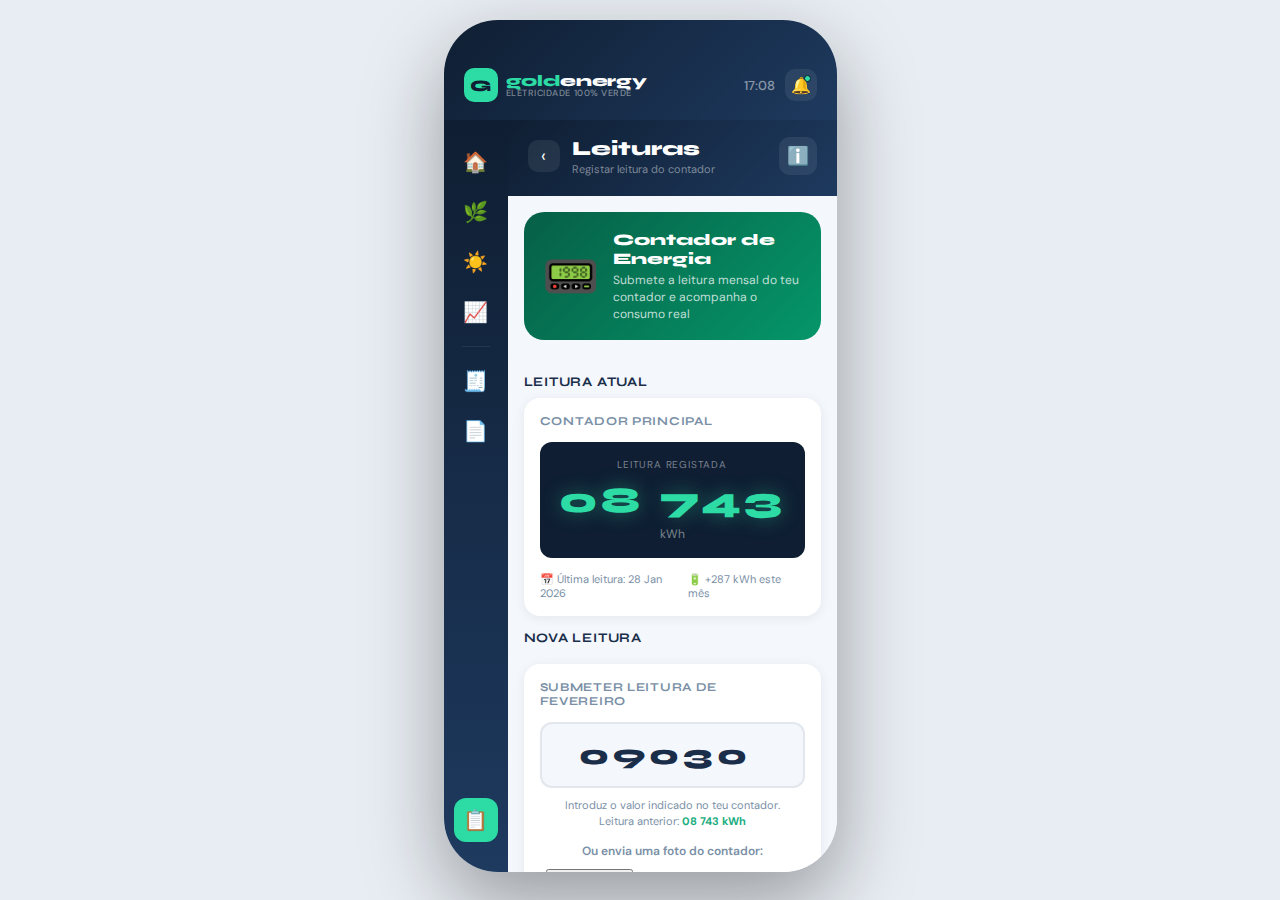
<file: leituras.html>
<!DOCTYPE html>
<html lang="pt">
<head>
  <meta charset="UTF-8"/>
  <meta name="viewport" content="width=device-width, initial-scale=1.0"/>
  <title>GoldEnergy — Leituras</title>
  <link href="https://fonts.googleapis.com/css2?family=Syne:wght@400;600;700;800&family=DM+Sans:ital,wght@0,300;0,400;0,500;0,600;1,400&display=swap" rel="stylesheet"/>
  <link rel="stylesheet" href="styles.css"/>
  <style>
    .leitura-hero {
      background: linear-gradient(135deg, #065f46 0%, #059669 100%);
      margin: 16px; border-radius: 20px; padding: 18px;
      display: flex; align-items: center; gap: 14px;
      animation: fadeUp 0.4s ease both;
    }
    .leitura-hero-icon { font-size: 46px; flex-shrink: 0; }
    .leitura-hero-text h3 { font-family: 'Syne', sans-serif; font-size: 16px; font-weight: 800; color: white; }
    .leitura-hero-text p { font-size: 12px; color: rgba(255,255,255,0.75); margin-top: 4px; line-height: 1.4; }

    /* CONTADOR DISPLAY */
    .contador-card {
      background: white; border-radius: 16px;
      margin: 0 16px; padding: 16px;
      box-shadow: 0 2px 12px rgba(26,46,74,0.07);
      animation: fadeUp 0.4s ease both 0.05s;
    }
    .contador-card h4 {
      font-family: 'Syne', sans-serif; font-size: 12px; font-weight: 700;
      color: var(--text-muted); text-transform: uppercase; letter-spacing: 0.06em; margin-bottom: 14px;
    }
    .contador-display {
      background: var(--navy-dark); border-radius: 12px;
      padding: 16px; text-align: center; margin-bottom: 14px;
    }
    .contador-label { font-size: 10px; color: rgba(255,255,255,0.45); letter-spacing: 0.08em; text-transform: uppercase; margin-bottom: 8px; }
    .contador-digits {
      font-family: 'Syne', sans-serif; font-size: 36px; font-weight: 800;
      color: var(--green); letter-spacing: 4px;
      text-shadow: 0 0 20px rgba(45,219,164,0.4);
    }
    .contador-unit { font-size: 12px; color: rgba(255,255,255,0.45); margin-top: 4px; }
    .contador-meta {
      display: flex; justify-content: space-between;
      font-size: 11px; color: var(--text-muted);
    }

    /* NOVA LEITURA FORM */
    .nova-leitura-card {
      background: white; border-radius: 16px;
      margin: 10px 16px 0; padding: 16px;
      box-shadow: 0 2px 12px rgba(26,46,74,0.07);
      animation: fadeUp 0.4s ease both 0.1s;
    }
    .nova-leitura-card h4 {
      font-family: 'Syne', sans-serif; font-size: 12px; font-weight: 700;
      color: var(--text-muted); text-transform: uppercase; letter-spacing: 0.06em; margin-bottom: 14px;
    }
    .leitura-input-big {
      width: 100%; padding: 14px;
      background: var(--bg); border: 2px solid rgba(26,46,74,0.08);
      border-radius: 12px; font-family: 'Syne', sans-serif;
      font-size: 28px; font-weight: 800; color: var(--text);
      text-align: center; letter-spacing: 4px; outline: none;
      transition: border-color 0.2s; margin-bottom: 10px;
    }
    .leitura-input-big:focus { border-color: var(--green); }
    .leitura-hint {
      font-size: 11px; color: var(--text-muted); text-align: center;
      margin-bottom: 14px; line-height: 1.4;
    }
    .leitura-hint strong { color: var(--green-dark); }

    /* HISTORICO */
    .historico-card {
      background: white; border-radius: 16px;
      margin: 10px 16px 20px; overflow: hidden;
      box-shadow: 0 2px 12px rgba(26,46,74,0.07);
      animation: fadeUp 0.4s ease both 0.15s;
    }
    .leitura-item {
      display: flex; align-items: center; padding: 13px 16px;
      border-bottom: 1px solid rgba(26,46,74,0.05);
    }
    .leitura-item:last-child { border-bottom: none; }
    .li-icon {
      width: 36px; height: 36px; border-radius: 9px;
      display: flex; align-items: center; justify-content: center;
      font-size: 16px; flex-shrink: 0; margin-right: 12px;
    }
    .li-icon.auto { background: var(--green-light); }
    .li-icon.manual { background: #e8f2ff; }
    .li-body { flex: 1; }
    .li-valor { font-family: 'Syne', sans-serif; font-size: 15px; font-weight: 800; color: var(--text); }
    .li-data { font-size: 11px; color: var(--text-muted); margin-top: 1px; }
    .li-right { text-align: right; }
    .li-consumo { font-family: 'Syne', sans-serif; font-size: 13px; font-weight: 700; color: var(--green-dark); }
    .li-tipo {
      font-size: 9px; font-weight: 700; padding: 2px 7px;
      border-radius: 20px; margin-top: 3px; display: inline-block;
    }
    .li-tipo.auto { background: var(--green-light); color: var(--green-dark); }
    .li-tipo.manual { background: #e8f2ff; color: #1e40af; }

    /* SUCCESS */
    #success-msg {
      display: none;
      background: linear-gradient(120deg, var(--green-dark), var(--green));
      border-radius: 12px; padding: 14px 16px; margin-top: 10px;
      display: none; align-items: center; gap: 10px;
    }
    #success-msg .s-icon { font-size: 24px; }
    #success-msg p { font-size: 13px; color: white; font-weight: 600; }
  </style>
</head>
<body>
<div class="phone">
  <div class="app-header">
    <div class="header-logo">
      <div class="logo-mark">G</div>
      <div class="logo-wordmark">
        <div class="top"><span>gold</span>energy</div>
        <div class="bottom">Eletricidade 100% Verde</div>
      </div>
    </div>
    <div class="header-right">
      <div class="header-time">17:08</div>
      <div class="header-notif">🔔<div class="notif-dot"></div></div>
    </div>
  </div>

  <div class="app-body">
    <div class="sidebar">
      <div class="nav-item" title="Início">🏠</div>
      <div class="nav-item" title="Score">🌿</div>
      <div class="nav-item" title="Solar">☀️</div>
      <div class="nav-item" title="Previsão">📈</div>
      <div class="nav-divider"></div>
      <div class="nav-item" title="Faturas">🧾</div>
      <div class="nav-item" title="Contrato">📄</div>
      <div class="sidebar-bottom"><div class="nav-item active" title="Leituras">📋</div></div>
    </div>

    <div class="content">
      <div class="page-titlebar">
        <a class="back-btn" href="index.html">‹</a>
        <div class="page-titlebar-text">
          <h2>Leituras</h2>
          <p>Registar leitura do contador</p>
        </div>
        <div class="page-icon-btn">ℹ️</div>
      </div>

      <!-- HERO -->
      <div class="leitura-hero">
        <div class="leitura-hero-icon">📟</div>
        <div class="leitura-hero-text">
          <h3>Contador de Energia</h3>
          <p>Submete a leitura mensal do teu contador e acompanha o consumo real</p>
        </div>
      </div>

      <!-- LEITURA ATUAL -->
      <div class="section-hdr"><h4>Leitura Atual</h4></div>
      <div class="contador-card">
        <h4>Contador principal</h4>
        <div class="contador-display">
          <div class="contador-label">Leitura registada</div>
          <div class="contador-digits">08 743</div>
          <div class="contador-unit">kWh</div>
        </div>
        <div class="contador-meta">
          <span>📅 Última leitura: 28 Jan 2026</span>
          <span>🔋 +287 kWh este mês</span>
        </div>
      </div>

      <!-- NOVA LEITURA -->
      <div class="section-hdr" style="padding-top:14px;"><h4>Nova Leitura</h4></div>
      <div class="nova-leitura-card">
        <h4>Submeter leitura de Fevereiro</h4>
        <input
          class="leitura-input-big"
          type="number"
          id="leitura-input"
          value="09030"
          placeholder="00000"
        />
        <div class="leitura-hint">
          Introduz o valor indicado no teu contador.<br/>
          Leitura anterior: <strong>08 743 kWh</strong>
        </div>
        <div style="margin-bottom:10px;">
          <label for="foto-contador" style="font-size:12px;color:var(--text-muted);font-weight:600;display:block;text-align:center;margin-bottom:4px;">Ou envia uma foto do contador:</label>
          <div style="display:flex;flex-direction:column;align-items:center;">
            <div style="width:100%;display:flex;justify-content:center;">
              <input type="file" accept="image/*" id="foto-contador" style="margin-top:6px;"/>
            </div>
            <div id="foto-filename" style="font-size:11px;color:var(--text-muted);margin-top:8px;text-align:center;width:100%;display:none;"></div>
            <div id="foto-preview" style="margin-top:8px;"></div>
          </div>
        </div>
        <button class="btn-primary" onclick="submitLeitura()">📤 Submeter Leitura</button>
        <div id="success-msg">
          <div class="s-icon">✅</div>
          <p>Leitura submetida com sucesso! Consumo registado: 287 kWh</p>
        </div>
        <!-- DICAS DE POUPANÇA -->
        <div class="dicas-poupanca-card" style="background:white;border-radius:16px;margin:16px 0 0;padding:14px 16px;box-shadow:0 2px 12px rgba(26,46,74,0.07);">
          <h4 style="font-family:'Syne',sans-serif;font-size:12px;font-weight:700;color:var(--green-dark);text-transform:uppercase;letter-spacing:0.06em;margin-bottom:10px;">Dicas de Poupança</h4>
          <ul style="font-size:12px;color:var(--text-muted);line-height:1.6;padding-left:18px;margin:0;">
            <li>Evita o uso de aparelhos em horas de ponta (22h–8h).</li>
            <li>Desliga equipamentos em standby.</li>
            <li>Utiliza lâmpadas LED e economiza até 80%.</li>
            <li>Regula o termóstato para temperaturas eficientes.</li>
            <li>Usa máquinas de lavar com carga completa.</li>
            <li>Consulta o teu consumo regularmente para identificar excessos.</li>
          </ul>
        </div>
      </div>

      <!-- HISTÓRICO -->
      <div class="section-hdr" style="padding-top:14px;"><h4>Histórico</h4><span>6 meses</span></div>
      <div class="historico-card">
        <div class="leitura-item">
          <div class="li-icon manual">📋</div>
          <div class="li-body">
            <div class="li-valor">08 743 kWh</div>
            <div class="li-data">28 Jan 2026</div>
          </div>
          <div class="li-right">
            <div class="li-consumo">+287 kWh</div>
            <div class="li-tipo manual">Manual</div>
          </div>
        </div>
        <div class="leitura-item">
          <div class="li-icon auto">📟</div>
          <div class="li-body">
            <div class="li-valor">08 456 kWh</div>
            <div class="li-data">29 Dez 2025</div>
          </div>
          <div class="li-right">
            <div class="li-consumo">+312 kWh</div>
            <div class="li-tipo auto">Auto</div>
          </div>
        </div>
        <div class="leitura-item">
          <div class="li-icon auto">📟</div>
          <div class="li-body">
            <div class="li-valor">08 144 kWh</div>
            <div class="li-data">28 Nov 2025</div>
          </div>
          <div class="li-right">
            <div class="li-consumo">+268 kWh</div>
            <div class="li-tipo auto">Auto</div>
          </div>
        </div>
        <div class="leitura-item">
          <div class="li-icon manual">📋</div>
          <div class="li-body">
            <div class="li-valor">07 876 kWh</div>
            <div class="li-data">30 Out 2025</div>
          </div>
          <div class="li-right">
            <div class="li-consumo">+243 kWh</div>
            <div class="li-tipo manual">Manual</div>
          </div>
        </div>
        <div class="leitura-item">
          <div class="li-icon auto">📟</div>
          <div class="li-body">
            <div class="li-valor">07 633 kWh</div>
            <div class="li-data">29 Set 2025</div>
          </div>
          <div class="li-right">
            <div class="li-consumo">+221 kWh</div>
            <div class="li-tipo auto">Auto</div>
          </div>
        </div>
      </div>

    </div>
  </div>
</div>
<script>
  // Preview da foto do contador
  document.addEventListener('DOMContentLoaded', function() {
    const fotoInput = document.getElementById('foto-contador');
    const preview = document.getElementById('foto-preview');
    const filenameDiv = document.getElementById('foto-filename');
    if (fotoInput) {
      filenameDiv.style.display = 'none';
      fotoInput.addEventListener('change', function() {
        preview.innerHTML = '';
        if (fotoInput.files.length > 0) {
          filenameDiv.style.display = 'none';
          const file = fotoInput.files[0];
          const img = document.createElement('img');
          img.src = URL.createObjectURL(file);
          img.style.maxWidth = '120px';
          img.style.borderRadius = '8px';
          img.style.boxShadow = '0 2px 8px rgba(26,46,74,0.12)';
          img.alt = 'Foto do contador';
          preview.appendChild(img);
          // Mensagem placeholder para futura leitura automática
          const msg = document.createElement('div');
          msg.style.fontSize = '11px';
          msg.style.color = 'var(--green-dark)';
          msg.style.marginTop = '4px';
          msg.textContent = 'Leitura automática em breve (OCR)...';
          preview.appendChild(msg);
        } else {
          filenameDiv.textContent = 'Não foi escolhido nenhum ficheiro';
          filenameDiv.style.display = 'block';
        }
      });
      fotoInput.addEventListener('click', function() {
        this.value = null;
      });
    }
  });

  function submitLeitura() {
    const input = document.getElementById('leitura-input').value;
    const msg = document.getElementById('success-msg');
    if (input && parseInt(input) > 8743) {
      const consumo = parseInt(input) - 8743;
      msg.querySelector('p').textContent = `Leitura submetida com sucesso! Consumo registado: ${consumo} kWh`;
      msg.style.display = 'flex';
      msg.scrollIntoView({ behavior: 'smooth', block: 'nearest' });
    } else {
      alert('Valor inválido. A leitura deve ser superior à anterior (08743 kWh).');
    }
  }
</script>
</body>
</html>
</file>
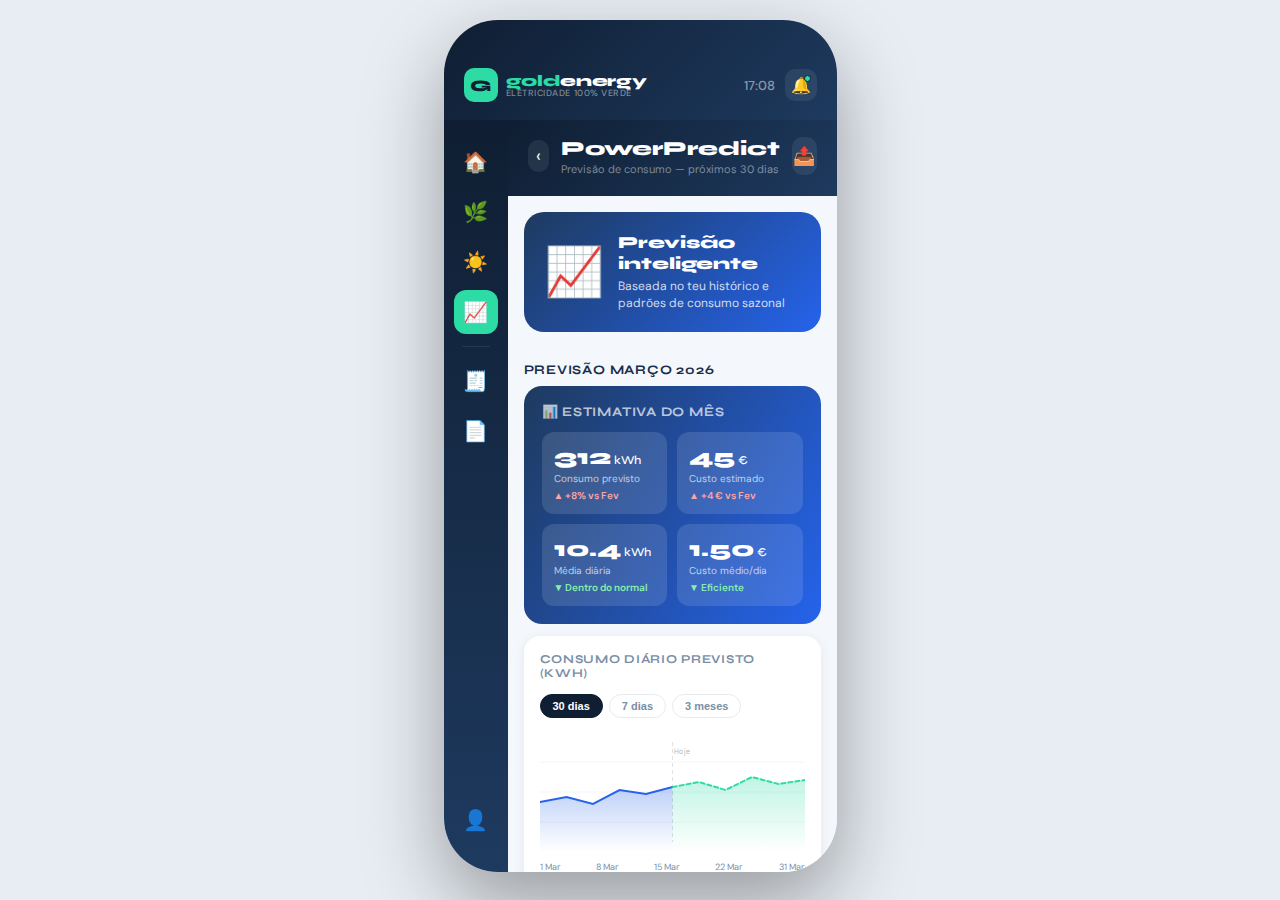
<file: power-predict.html>
<!DOCTYPE html>
<html lang="pt">
<head>
  <meta charset="UTF-8"/>
  <meta name="viewport" content="width=device-width, initial-scale=1.0"/>
  <title>GoldEnergy — PowerPredict</title>
  <link href="https://fonts.googleapis.com/css2?family=Syne:wght@400;600;700;800&family=DM+Sans:ital,wght@0,300;0,400;0,500;0,600;1,400&display=swap" rel="stylesheet"/>
  <link rel="stylesheet" href="styles.css"/>
  <style>
    .predict-hero {
      background: linear-gradient(135deg, #1e3a5f 0%, #2563eb 100%);
      margin: 16px; border-radius: 20px; padding: 20px;
      display: flex; align-items: center; gap: 14px;
      animation: fadeUp 0.4s ease both;
    }
    .predict-hero-icon { font-size: 48px; flex-shrink: 0; }
    .predict-hero-text h3 { font-family: 'Syne', sans-serif; font-size: 17px; font-weight: 800; color: white; }
    .predict-hero-text p { font-size: 12px; color: rgba(255,255,255,0.8); margin-top: 4px; line-height: 1.4; }

    /* FORECAST SUMMARY */
    .forecast-banner {
      background: linear-gradient(120deg, #1e3a5f, #2563eb);
      margin: 0 16px; border-radius: 18px; padding: 18px;
      animation: fadeUp 0.4s ease both 0.05s;
    }
    .forecast-banner h3 {
      font-family: 'Syne', sans-serif; font-size: 13px; font-weight: 700;
      color: rgba(255,255,255,0.7); text-transform: uppercase; letter-spacing: 0.06em; margin-bottom: 12px;
    }
    .forecast-grid { display: grid; grid-template-columns: 1fr 1fr; gap: 10px; }
    .forecast-item { background: rgba(255,255,255,0.12); border-radius: 12px; padding: 12px; }
    .forecast-item .f-val { font-family: 'Syne', sans-serif; font-size: 22px; font-weight: 800; color: white; }
    .forecast-item .f-val small { font-size: 12px; font-weight: 500; }
    .forecast-item .f-lbl { font-size: 10px; color: rgba(255,255,255,0.7); margin-top: 2px; }
    .forecast-item .f-trend { font-size: 10px; margin-top: 4px; font-weight: 600; }
    .trend-up { color: #fca5a5; }
    .trend-down { color: #86efac; }

    /* CHART CARD */
    .chart-card {
      background: white; border-radius: 16px;
      margin: 12px 16px 0; padding: 16px;
      box-shadow: 0 2px 12px rgba(26,46,74,0.07);
      animation: fadeUp 0.4s ease both 0.1s;
    }
    .chart-card h4 {
      font-family: 'Syne', sans-serif; font-size: 12px; font-weight: 700;
      color: var(--text-muted); text-transform: uppercase; letter-spacing: 0.06em; margin-bottom: 14px;
    }
    .chart-tabs { display: flex; gap: 6px; margin-bottom: 14px; }
    .chart-tab {
      padding: 5px 12px; border-radius: 20px; font-size: 11px; font-weight: 600;
      cursor: pointer; border: 1.5px solid rgba(26,46,74,0.1); color: var(--text-muted);
      background: none; transition: all 0.2s;
    }
    .chart-tab.active { background: var(--navy-dark); color: white; border-color: var(--navy-dark); }

    /* SVG line chart */
    .line-chart-wrap { width: 100%; overflow: hidden; }
    .line-chart-wrap svg { width: 100%; height: 120px; }
    .chart-x-labels { display: flex; justify-content: space-between; margin-top: 4px; }
    .chart-x-labels span { font-size: 9px; color: var(--text-muted); }

    /* WEEKLY BREAKDOWN */
    .weekly-card {
      background: white; border-radius: 16px;
      margin: 10px 16px 0; padding: 16px;
      box-shadow: 0 2px 12px rgba(26,46,74,0.07);
      animation: fadeUp 0.4s ease both 0.15s;
    }
    .weekly-card h4 {
      font-family: 'Syne', sans-serif; font-size: 12px; font-weight: 700;
      color: var(--text-muted); text-transform: uppercase; letter-spacing: 0.06em; margin-bottom: 12px;
    }
    .week-row { display: flex; align-items: center; gap: 8px; margin-bottom: 8px; }
    .week-row:last-child { margin-bottom: 0; }
    .week-label { font-size: 11px; color: var(--text-muted); width: 80px; flex-shrink: 0; }
    .week-track { flex: 1; height: 8px; background: rgba(26,46,74,0.07); border-radius: 4px; overflow: hidden; }
    .week-fill { height: 100%; border-radius: 4px; }
    .week-fill.blue { background: linear-gradient(90deg, #1e3a5f, #2563eb); }
    .week-fill.green { background: linear-gradient(90deg, var(--green-dark), var(--green)); }
    .week-val { font-size: 11px; font-weight: 600; color: var(--text); width: 50px; text-align: right; }

    /* ADVICE CARD */
    .advice-card {
      background: white; border-radius: 16px;
      margin: 10px 16px 20px; padding: 14px 16px;
      box-shadow: 0 2px 12px rgba(26,46,74,0.07);
      animation: fadeUp 0.4s ease both 0.2s;
    }
    .advice-card h4 {
      font-family: 'Syne', sans-serif; font-size: 12px; font-weight: 700;
      color: var(--text-muted); text-transform: uppercase; letter-spacing: 0.06em; margin-bottom: 12px;
    }
    .advice-item {
      display: flex; gap: 10px; align-items: flex-start; margin-bottom: 10px;
    }
    .advice-item:last-child { margin-bottom: 0; }
    .advice-icon {
      width: 30px; height: 30px; border-radius: 8px;
      display: flex; align-items: center; justify-content: center;
      font-size: 15px; flex-shrink: 0; background: var(--green-light);
    }
    .advice-text p { font-size: 12px; color: var(--text); line-height: 1.4; }
    .advice-text span { font-size: 10px; color: var(--green-dark); font-weight: 600; }
  </style>
</head>
<body>
<div class="phone">
  <div class="app-header">
    <div class="header-logo">
      <div class="logo-mark">G</div>
      <div class="logo-wordmark">
        <div class="top"><span>gold</span>energy</div>
        <div class="bottom">Eletricidade 100% Verde</div>
      </div>
    </div>
    <div class="header-right">
      <div class="header-time">17:08</div>
      <div class="header-notif">🔔<div class="notif-dot"></div></div>
    </div>
  </div>

  <div class="app-body">
    <div class="sidebar">
      <div class="nav-item" title="Início">🏠</div>
      <div class="nav-item" title="Score">🌿</div>
      <div class="nav-item" title="Solar">☀️</div>
      <div class="nav-item active" title="Previsão">📈</div>
      <div class="nav-divider"></div>
      <div class="nav-item" title="Faturas">🧾</div>
      <div class="nav-item" title="Contrato">📄</div>
      <div class="sidebar-bottom"><div class="nav-item" title="Perfil">👤</div></div>
    </div>

    <div class="content">
      <div class="page-titlebar">
        <a class="back-btn" href="index.html">‹</a>
        <div class="page-titlebar-text">
          <h2>PowerPredict</h2>
          <p>Previsão de consumo — próximos 30 dias</p>
        </div>
        <div class="page-icon-btn">📤</div>
      </div>

      <div class="predict-hero">
        <div class="predict-hero-icon">📈</div>
        <div class="predict-hero-text">
          <h3>Previsão inteligente</h3>
          <p>Baseada no teu histórico e padrões de consumo sazonal</p>
        </div>
      </div>

      <!-- FORECAST SUMMARY -->
      <div class="section-hdr" style="padding-top:14px;"><h4>Previsão Março 2026</h4></div>
      <div class="forecast-banner">
        <h3>📊 Estimativa do mês</h3>
        <div class="forecast-grid">
          <div class="forecast-item">
            <div class="f-val">312<small> kWh</small></div>
            <div class="f-lbl">Consumo previsto</div>
            <div class="f-trend trend-up">▲ +8% vs Fev</div>
          </div>
          <div class="forecast-item">
            <div class="f-val">45<small> €</small></div>
            <div class="f-lbl">Custo estimado</div>
            <div class="f-trend trend-up">▲ +4 € vs Fev</div>
          </div>
          <div class="forecast-item">
            <div class="f-val">10.4<small> kWh</small></div>
            <div class="f-lbl">Média diária</div>
            <div class="f-trend trend-down">▼ Dentro do normal</div>
          </div>
          <div class="forecast-item">
            <div class="f-val">1.50<small> €</small></div>
            <div class="f-lbl">Custo médio/dia</div>
            <div class="f-trend trend-down">▼ Eficiente</div>
          </div>
        </div>
      </div>

      <!-- LINE CHART -->
      <div class="chart-card">
        <h4>Consumo diário previsto (kWh)</h4>
        <div class="chart-tabs">
          <button class="chart-tab active">30 dias</button>
          <button class="chart-tab">7 dias</button>
          <button class="chart-tab">3 meses</button>
        </div>
        <div class="line-chart-wrap">
          <svg viewBox="0 0 300 120" preserveAspectRatio="none">
            <!-- grid lines -->
            <line x1="0" y1="30" x2="300" y2="30" stroke="rgba(26,46,74,0.05)" stroke-width="1"/>
            <line x1="0" y1="60" x2="300" y2="60" stroke="rgba(26,46,74,0.05)" stroke-width="1"/>
            <line x1="0" y1="90" x2="300" y2="90" stroke="rgba(26,46,74,0.05)" stroke-width="1"/>
            <!-- historical area (blue) -->
            <defs>
              <linearGradient id="blueGrad" x1="0" y1="0" x2="0" y2="1">
                <stop offset="0%" stop-color="#2563eb" stop-opacity="0.3"/>
                <stop offset="100%" stop-color="#2563eb" stop-opacity="0"/>
              </linearGradient>
              <linearGradient id="greenGrad" x1="0" y1="0" x2="0" y2="1">
                <stop offset="0%" stop-color="#2DDBA4" stop-opacity="0.3"/>
                <stop offset="100%" stop-color="#2DDBA4" stop-opacity="0"/>
              </linearGradient>
            </defs>
            <!-- Historical filled area -->
            <path d="M0,70 L30,65 L60,72 L90,58 L120,62 L150,55 L150,120 L0,120 Z" fill="url(#blueGrad)"/>
            <path d="M0,70 L30,65 L60,72 L90,58 L120,62 L150,55" fill="none" stroke="#2563eb" stroke-width="2" stroke-linecap="round"/>
            <!-- Forecast dashed line -->
            <path d="M150,55 L180,50 L210,58 L240,45 L270,52 L300,48" fill="none" stroke="#2DDBA4" stroke-width="2" stroke-dasharray="5,3" stroke-linecap="round"/>
            <path d="M150,55 L180,50 L210,58 L240,45 L270,52 L300,48 L300,120 L150,120 Z" fill="url(#greenGrad)"/>
            <!-- divider -->
            <line x1="150" y1="10" x2="150" y2="110" stroke="rgba(26,46,74,0.15)" stroke-width="1" stroke-dasharray="4,3"/>
            <text x="152" y="22" font-size="8" fill="rgba(26,46,74,0.4)" font-family="DM Sans">Hoje</text>
          </svg>
        </div>
        <div class="chart-x-labels">
          <span>1 Mar</span><span>8 Mar</span><span>15 Mar</span><span>22 Mar</span><span>31 Mar</span>
        </div>
        <div style="display:flex; gap:14px; margin-top:10px;">
          <div style="display:flex;align-items:center;gap:5px;">
            <div style="width:16px;height:3px;background:#2563eb;border-radius:2px;"></div>
            <span style="font-size:10px;color:var(--text-muted);">Histórico</span>
          </div>
          <div style="display:flex;align-items:center;gap:5px;">
            <div style="width:16px;height:3px;background:#2DDBA4;border-radius:2px;border-top:1px dashed #2DDBA4;"></div>
            <span style="font-size:10px;color:var(--text-muted);">Previsão</span>
          </div>
        </div>
      </div>

      <!-- WEEKLY BREAKDOWN -->
      <div class="section-hdr" style="padding-top:14px;"><h4>Por semana</h4><span>kWh</span></div>
      <div class="weekly-card">
        <h4>Distribuição semanal prevista</h4>
        <div class="week-row">
          <div class="week-label">Semana 1</div>
          <div class="week-track"><div class="week-fill blue" style="width:72%"></div></div>
          <div class="week-val">72 kWh</div>
        </div>
        <div class="week-row">
          <div class="week-label">Semana 2</div>
          <div class="week-track"><div class="week-fill blue" style="width:80%"></div></div>
          <div class="week-val">80 kWh</div>
        </div>
        <div class="week-row">
          <div class="week-label">Semana 3</div>
          <div class="week-track"><div class="week-fill green" style="width:78%"></div></div>
          <div class="week-val">78 kWh</div>
        </div>
        <div class="week-row">
          <div class="week-label">Semana 4</div>
          <div class="week-track"><div class="week-fill green" style="width:82%"></div></div>
          <div class="week-val">82 kWh</div>
        </div>
      </div>

      <!-- ADVICE -->
      <div class="section-hdr" style="padding-top:14px;"><h4>Recomendações</h4></div>
      <div class="advice-card">
        <h4>Como poupar este mês</h4>
        <div class="advice-item">
          <div class="advice-icon">🕙</div>
          <div class="advice-text">
            <p>Usa eletrodomésticos de grande consumo entre as 22h e as 8h.</p>
            <span>Poupança estimada: ~6 €/mês</span>
          </div>
        </div>
        <div class="advice-item">
          <div class="advice-icon">🌡️</div>
          <div class="advice-text">
            <p>Reduz o aquecimento 2°C — representa 10% do consumo.</p>
            <span>Poupança estimada: ~4.5 €/mês</span>
          </div>
        </div>
        <div class="advice-item">
          <div class="advice-icon">💡</div>
          <div class="advice-text">
            <p>Substitui as últimas lâmpadas incandescentes por LED.</p>
            <span>Poupança estimada: ~2 €/mês</span>
          </div>
        </div>
      </div>

    </div>
  </div>
</div>
</body>
</html>
</file>
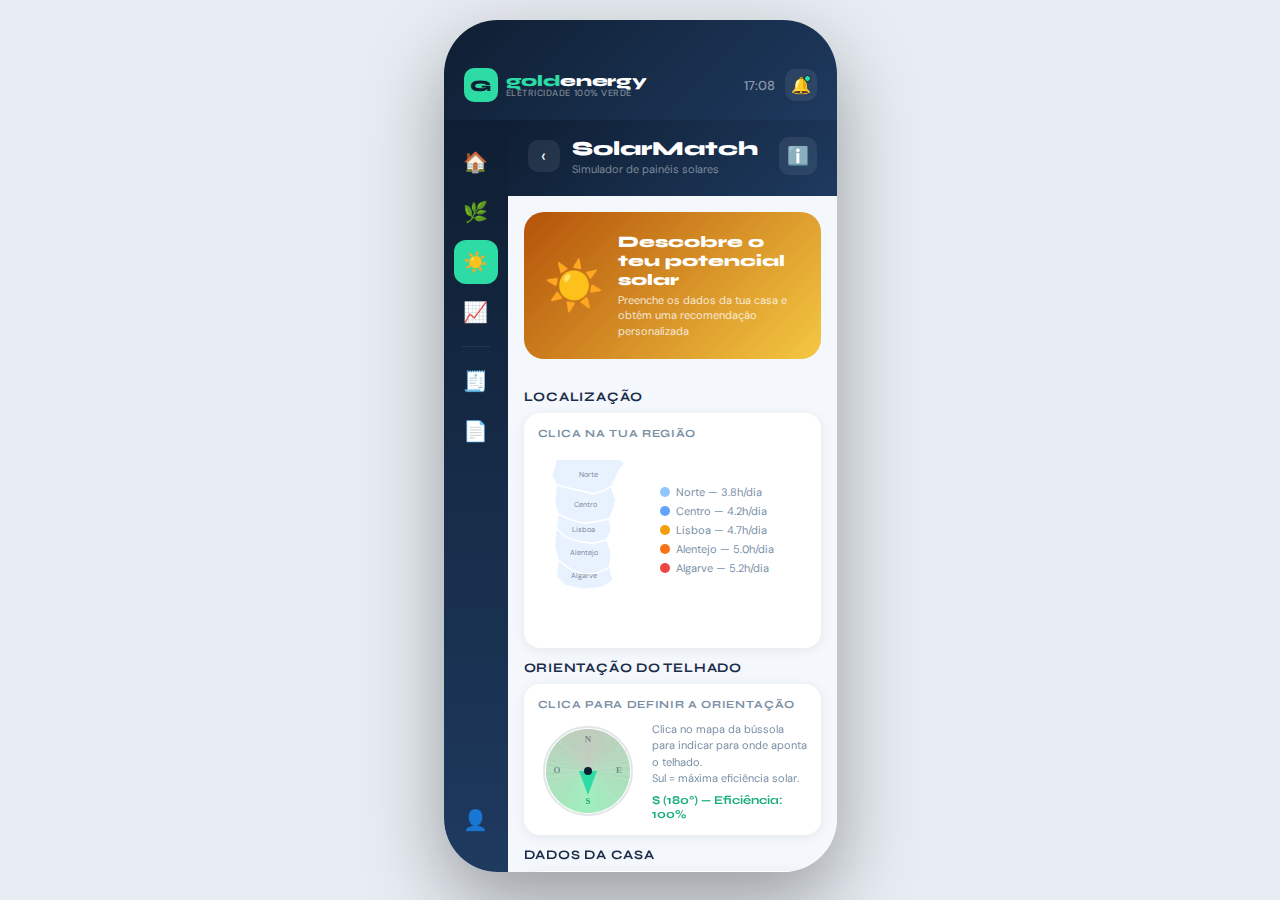
<file: solar-match.html>
<!DOCTYPE html>
<html lang="pt">
<head>
  <meta charset="UTF-8"/>
  <meta name="viewport" content="width=device-width, initial-scale=1.0"/>
  <title>GoldEnergy — SolarMatch</title>
  <link href="https://fonts.googleapis.com/css2?family=Syne:wght@400;600;700;800&family=DM+Sans:ital,wght@0,300;0,400;0,500;0,600;1,400&display=swap" rel="stylesheet"/>
  <link rel="stylesheet" href="styles.css"/>
  <style>
    /* ── HERO ── */
    .solar-hero {
      background: linear-gradient(135deg, #b45309 0%, #F5C842 100%);
      margin: 16px; border-radius: 20px; padding: 20px;
      display: flex; align-items: center; gap: 14px;
      animation: fadeUp 0.4s ease both;
    }
    .solar-hero-icon { font-size: 48px; flex-shrink: 0; }
    .solar-hero-text h3 { font-family: 'Syne', sans-serif; font-size: 16px; font-weight: 800; color: white; }
    .solar-hero-text p  { font-size: 11px; color: rgba(255,255,255,0.8); margin-top: 4px; line-height: 1.4; }

    /* ── FORM CARD ── */
    .form-card {
      background: white; border-radius: 16px;
      margin: 0 16px; padding: 16px;
      box-shadow: 0 2px 12px rgba(26,46,74,0.07);
      animation: fadeUp 0.4s ease both 0.05s;
    }
    .form-card h4 {
      font-family: 'Syne', sans-serif; font-size: 11px; font-weight: 700;
      color: var(--text-muted); text-transform: uppercase; letter-spacing: 0.06em; margin-bottom: 12px;
    }

    /* ── MAPA SVG ── */
    .mapa-card {
      background: white; border-radius: 16px;
      margin: 0 16px; padding: 14px;
      box-shadow: 0 2px 12px rgba(26,46,74,0.07);
      animation: fadeUp 0.4s ease both 0.06s;
    }
    .mapa-card h4 {
      font-family: 'Syne', sans-serif; font-size: 11px; font-weight: 700;
      color: var(--text-muted); text-transform: uppercase; letter-spacing: 0.06em; margin-bottom: 10px;
    }
    .mapa-wrap { display: flex; gap: 12px; align-items: center; }
    #portugal-map { width: 110px; flex-shrink: 0; cursor: pointer; }
    .regiao-path {
      fill: #e8f2ff; stroke: white; stroke-width: 1.5;
      transition: fill 0.2s; cursor: pointer;
    }
    .regiao-path:hover  { fill: #bfdbfe; }
    .regiao-path.selected { fill: #2DDBA4; }
    .mapa-legend { flex: 1; }
    .mapa-legend-item {
      display: flex; align-items: center; gap: 6px;
      margin-bottom: 5px; font-size: 11px; color: var(--text-muted);
      cursor: pointer;
    }
    .mapa-legend-item:hover { color: var(--text); }
    .mapa-dot { width: 10px; height: 10px; border-radius: 50%; flex-shrink: 0; }
    #map-selected-label {
      font-size: 11px; font-weight: 600; color: var(--green-dark);
      margin-top: 8px; min-height: 16px;
    }

    /* ── BÚSSOLA ── */
    .bussola-card {
      background: white; border-radius: 16px;
      margin: 0 16px; padding: 14px;
      box-shadow: 0 2px 12px rgba(26,46,74,0.07);
      animation: fadeUp 0.4s ease both 0.07s;
    }
    .bussola-card h4 {
      font-family: 'Syne', sans-serif; font-size: 11px; font-weight: 700;
      color: var(--text-muted); text-transform: uppercase; letter-spacing: 0.06em; margin-bottom: 10px;
    }
    .bussola-wrap { display: flex; align-items: center; gap: 14px; }
    #bussola-canvas { cursor: pointer; border-radius: 50%; }
    .bussola-info { flex: 1; }
    .bussola-info p { font-size: 11px; color: var(--text-muted); line-height: 1.5; }
    #orientacao-label {
      font-family: 'Syne', sans-serif; font-size: 12px; font-weight: 700;
      color: var(--green-dark); margin-top: 6px;
    }

    /* ── RESULT SOLAR ── */
    .result-solar {
      background: linear-gradient(135deg, #b45309 0%, #F5C842 100%);
      margin: 12px 16px 0; border-radius: 18px; padding: 16px;
      animation: fadeUp 0.4s ease both;
    }
    .result-solar h3 {
      font-family: 'Syne', sans-serif; font-size: 12px; font-weight: 700;
      color: rgba(255,255,255,0.8); text-transform: uppercase; letter-spacing: 0.06em; margin-bottom: 10px;
    }
    .result-grid { display: grid; grid-template-columns: 1fr 1fr; gap: 8px; }
    .result-item { background: rgba(255,255,255,0.2); border-radius: 10px; padding: 10px; }
    .result-item .r-val { font-family: 'Syne', sans-serif; font-size: 18px; font-weight: 800; color: white; }
    .result-item .r-lbl { font-size: 9px; color: rgba(255,255,255,0.75); margin-top: 2px; }

    /* ── ROI CARD ── */
    .roi-card {
      background: white; border-radius: 16px;
      margin: 10px 16px 0; padding: 14px;
      box-shadow: 0 2px 12px rgba(26,46,74,0.07);
    }
    .roi-card h4 {
      font-family: 'Syne', sans-serif; font-size: 11px; font-weight: 700;
      color: var(--text-muted); text-transform: uppercase; letter-spacing: 0.06em; margin-bottom: 10px;
    }
    .roi-row { display: flex; justify-content: space-between; align-items: center; padding: 7px 0; border-bottom: 1px solid rgba(26,46,74,0.05); }
    .roi-row:last-child { border-bottom: none; }
    .roi-label { font-size: 12px; color: var(--text-muted); }
    .roi-value { font-family: 'Syne', sans-serif; font-size: 13px; font-weight: 700; color: var(--text); }
    .roi-value.green { color: var(--green-dark); }

    /* ── PAYBACK CHART ── */
    .payback-card {
      background: white; border-radius: 16px;
      margin: 10px 16px 0; padding: 14px;
      box-shadow: 0 2px 12px rgba(26,46,74,0.07);
    }
    .payback-card h4 {
      font-family: 'Syne', sans-serif; font-size: 11px; font-weight: 700;
      color: var(--text-muted); text-transform: uppercase; letter-spacing: 0.06em; margin-bottom: 10px;
    }
    #payback-svg { width: 100%; height: 140px; display: block; overflow: visible; }
    .payback-legend { display: flex; gap: 14px; margin-top: 8px; }
    .payback-legend-item { display: flex; align-items: center; gap: 5px; font-size: 10px; color: var(--text-muted); }
    .legend-line { width: 16px; height: 2px; border-radius: 1px; }

    /* ── CENÁRIOS ── */
    .cenarios-card {
      background: white; border-radius: 16px;
      margin: 10px 16px 0; padding: 14px;
      box-shadow: 0 2px 12px rgba(26,46,74,0.07);
    }
    .cenarios-card h4 {
      font-family: 'Syne', sans-serif; font-size: 11px; font-weight: 700;
      color: var(--text-muted); text-transform: uppercase; letter-spacing: 0.06em; margin-bottom: 10px;
    }
    #cenarios-container { display: grid; grid-template-columns: 1fr 1fr 1fr; gap: 8px; }
    .cenario-card {
      border: 1.5px solid rgba(26,46,74,0.08); border-radius: 12px;
      padding: 10px; cursor: pointer; transition: all 0.2s;
      text-align: center;
    }
    .cenario-card:hover { border-color: var(--green); background: var(--green-light); }
    .cenario-card.ativo { border-color: var(--green); background: var(--green-light); }
    .cenario-label { font-size: 9px; font-weight: 700; color: var(--text-muted); text-transform: uppercase; letter-spacing: 0.05em; margin-bottom: 4px; }
    .cenario-val { font-family: 'Syne', sans-serif; font-size: 18px; font-weight: 800; color: var(--text); line-height: 1; }
    .cenario-val small { font-size: 10px; font-weight: 500; color: var(--text-muted); }
    .cenario-poupanca { font-size: 10px; font-weight: 600; color: var(--green-dark); margin-top: 3px; }
    .cenario-bar-track { height: 4px; background: rgba(26,46,74,0.08); border-radius: 2px; margin: 6px 0 3px; overflow: hidden; }
    .cenario-bar-fill { height: 100%; background: var(--green); border-radius: 2px; transition: width 0.5s ease; }
    .cenario-sub { font-size: 9px; color: var(--text-muted); line-height: 1.3; }

    /* ── SCORE DELTA ── */
    .score-delta-banner {
      margin: 10px 16px 20px;
      background: linear-gradient(120deg, var(--green-dark), var(--green));
      border-radius: 14px; padding: 12px 16px;
      display: flex; align-items: center; gap: 10px;
    }
    .score-delta-banner span { font-family: 'Syne', sans-serif; font-size: 13px; font-weight: 700; color: white; }
  </style>
</head>
<body>
<div class="phone">
  <div class="app-header">
    <div class="header-logo">
      <div class="logo-mark">G</div>
      <div class="logo-wordmark">
        <div class="top"><span>gold</span>energy</div>
        <div class="bottom">Eletricidade 100% Verde</div>
      </div>
    </div>
    <div class="header-right">
      <div class="header-time">17:08</div>
      <div class="header-notif">🔔<div class="notif-dot"></div></div>
    </div>
  </div>

  <div class="app-body">
    <div class="sidebar">
      <div class="nav-item" title="Início">🏠</div>
      <div class="nav-item" title="Score">🌿</div>
      <div class="nav-item active" title="Solar">☀️</div>
      <div class="nav-item" title="Previsão">📈</div>
      <div class="nav-divider"></div>
      <div class="nav-item" title="Faturas">🧾</div>
      <div class="nav-item" title="Contrato">📄</div>
      <div class="sidebar-bottom"><div class="nav-item" title="Perfil">👤</div></div>
    </div>

    <div class="content">
      <div class="page-titlebar">
        <a class="back-btn" href="index.html">‹</a>
        <div class="page-titlebar-text">
          <h2>SolarMatch</h2>
          <p>Simulador de painéis solares</p>
        </div>
        <div class="page-icon-btn">ℹ️</div>
      </div>

      <!-- HERO -->
      <div class="solar-hero">
        <div class="solar-hero-icon">☀️</div>
        <div class="solar-hero-text">
          <h3>Descobre o teu potencial solar</h3>
          <p>Preenche os dados da tua casa e obtém uma recomendação personalizada</p>
        </div>
      </div>

      <!-- MAPA DE PORTUGAL -->
      <div class="section-hdr" style="padding-top:14px;"><h4>Localização</h4></div>
      <div class="mapa-card">
        <h4>Clica na tua região</h4>
        <div class="mapa-wrap">
          <svg id="portugal-map" viewBox="0 0 120 200" xmlns="http://www.w3.org/2000/svg">
            <!-- Norte -->
            <path class="regiao-path" data-regiao="norte"
              d="M20,10 L90,10 L95,15 L90,20 L85,30 L80,40 L70,45 L60,48 L50,45 L35,42 L20,38 L15,28 L18,18 Z"/>
            <!-- Centro -->
            <path class="regiao-path" data-regiao="centro"
              d="M20,38 L35,42 L50,45 L60,48 L70,45 L80,40 L85,55 L82,65 L78,75 L65,78 L50,80 L35,76 L22,70 L18,58 Z"/>
            <!-- Lisboa -->
            <path class="regiao-path" data-regiao="lisboa"
              d="M22,70 L35,76 L50,80 L65,78 L78,75 L80,88 L75,98 L60,102 L45,100 L30,95 L20,85 Z"/>
            <!-- Alentejo -->
            <path class="regiao-path" data-regiao="alentejo"
              d="M20,85 L30,95 L45,100 L60,102 L75,98 L80,112 L78,128 L65,134 L50,136 L35,130 L22,120 L18,105 Z"/>
            <!-- Algarve -->
            <path class="regiao-path" data-regiao="algarve"
              d="M22,120 L35,130 L50,136 L65,134 L78,128 L82,142 L70,150 L50,152 L30,148 L20,138 Z"/>
            <!-- Labels -->
            <text x="55" y="30" font-size="8" fill="rgba(26,46,74,0.6)" text-anchor="middle" font-family="DM Sans">Norte</text>
            <text x="52" y="62" font-size="8" fill="rgba(26,46,74,0.6)" text-anchor="middle" font-family="DM Sans">Centro</text>
            <text x="50" y="90" font-size="8" fill="rgba(26,46,74,0.6)" text-anchor="middle" font-family="DM Sans">Lisboa</text>
            <text x="50" y="115" font-size="8" fill="rgba(26,46,74,0.6)" text-anchor="middle" font-family="DM Sans">Alentejo</text>
            <text x="50" y="140" font-size="8" fill="rgba(26,46,74,0.6)" text-anchor="middle" font-family="DM Sans">Algarve</text>
          </svg>
          <div class="mapa-legend">
            <div class="mapa-legend-item"><div class="mapa-dot" style="background:#93c5fd;"></div>Norte — 3.8h/dia</div>
            <div class="mapa-legend-item"><div class="mapa-dot" style="background:#60a5fa;"></div>Centro — 4.2h/dia</div>
            <div class="mapa-legend-item"><div class="mapa-dot" style="background:#f59e0b;"></div>Lisboa — 4.7h/dia</div>
            <div class="mapa-legend-item"><div class="mapa-dot" style="background:#f97316;"></div>Alentejo — 5.0h/dia</div>
            <div class="mapa-legend-item"><div class="mapa-dot" style="background:#ef4444;"></div>Algarve — 5.2h/dia</div>
            <div id="map-selected-label"></div>
          </div>
        </div>
      </div>

      <!-- BÚSSOLA DE ORIENTAÇÃO -->
      <div class="section-hdr" style="padding-top:12px;"><h4>Orientação do Telhado</h4></div>
      <div class="bussola-card">
        <h4>Clica para definir a orientação</h4>
        <div class="bussola-wrap">
          <canvas id="bussola-canvas" width="100" height="100"></canvas>
          <div class="bussola-info">
            <p>Clica no mapa da bússola para indicar para onde aponta o telhado.<br/>Sul = máxima eficiência solar.</p>
            <div id="orientacao-label">S (180°) — Eficiência: 100%</div>
          </div>
        </div>
      </div>

      <!-- FORM -->
      <div class="section-hdr" style="padding-top:12px;"><h4>Dados da Casa</h4></div>
      <div class="form-card">
        <h4>Preenche o formulário</h4>
        <div class="form-group">
          <label class="form-label">Área do telhado (m²)</label>
          <input id="input-area" class="form-input" type="number" value="45" placeholder="Ex: 45"/>
        </div>
        <div class="form-group">
          <label class="form-label">Consumo mensal médio (kWh)</label>
          <input id="input-consumo" class="form-input" type="number" value="287" placeholder="Ex: 287"/>
        </div>
        <div class="form-group">
          <label class="form-label">Tipo de telhado</label>
          <select id="input-telhado" class="form-select">
            <option value="inclinado-sul">Inclinado Sul</option>
            <option value="inclinado-norte">Inclinado Norte</option>
            <option value="plano">Plano</option>
            <option value="misto">Misto</option>
          </select>
        </div>
        <div class="form-group">
          <label class="form-label">Localização</label>
          <select id="input-localizacao" class="form-select">
            <option value="norte">Norte (Porto, Braga)</option>
            <option value="centro">Centro (Coimbra)</option>
            <option value="lisboa" selected>Lisboa e Vale do Tejo</option>
            <option value="alentejo-algarve">Alentejo / Algarve</option>
          </select>
        </div>
        <button id="btn-calcular" class="btn-primary">☀️ Calcular Recomendação</button>
      </div>

      <!-- RESULTS (hidden until calculate) -->
      <div id="solar-result" style="display:none;">

        <!-- CENÁRIOS -->
        <div class="section-hdr" style="padding-top:14px;"><h4>Comparar Cenários</h4></div>
        <div class="cenarios-card">
          <h4>Escolhe a configuração</h4>
          <div id="cenarios-container"></div>
        </div>

        <!-- RESULT GRID -->
        <div class="result-solar" style="margin-top:12px;">
          <h3>✅ Recomendação Goldenergy</h3>
          <div class="result-grid">
            <div class="result-item">
              <div class="r-val" id="r-paineis">—</div>
              <div class="r-lbl">Painéis recomendados</div>
            </div>
            <div class="result-item">
              <div class="r-val" id="r-potencia">—</div>
              <div class="r-lbl">Potência instalada</div>
            </div>
            <div class="result-item">
              <div class="r-val" id="r-producao">—</div>
              <div class="r-lbl">Produção mensal</div>
            </div>
            <div class="result-item">
              <div class="r-val" id="r-cobertura">—</div>
              <div class="r-lbl">Cobertura consumo</div>
            </div>
          </div>
        </div>

        <!-- ROI -->
        <div class="roi-card">
          <h4>Análise de Retorno</h4>
          <div class="roi-row">
            <div class="roi-label">Custo instalação</div>
            <div class="roi-value" id="r-custo">—</div>
          </div>
          <div class="roi-row">
            <div class="roi-label">Poupança mensal</div>
            <div class="roi-value green" id="r-poupanca-mes">—</div>
          </div>
          <div class="roi-row">
            <div class="roi-label">Poupança anual</div>
            <div class="roi-value green" id="r-poupanca-ano">—</div>
          </div>
          <div class="roi-row">
            <div class="roi-label">Payback</div>
            <div class="roi-value green" id="r-payback">—</div>
          </div>
          <div class="roi-row">
            <div class="roi-label">CO₂ evitado/ano</div>
            <div class="roi-value green" id="r-co2">—</div>
          </div>
          <div class="roi-row">
            <div class="roi-label">Árvores equivalentes</div>
            <div class="roi-value green" id="r-arvores">—</div>
          </div>
        </div>

        <!-- PAYBACK CHART -->
        <div class="payback-card">
          <h4>Gráfico de Retorno (15 anos)</h4>
          <svg id="payback-svg" viewBox="0 0 270 140" preserveAspectRatio="xMidYMid meet"></svg>
          <div class="payback-legend">
            <div class="payback-legend-item">
              <div class="legend-line" style="background:#2DDBA4;"></div>Poupança acumulada
            </div>
            <div class="payback-legend-item">
              <div class="legend-line" style="background:#f87171; border-top: 2px dashed #f87171; height:0;"></div>Investimento
            </div>
            <div class="payback-legend-item">
              <div class="legend-line" style="background:#F5C842;"></div>Break-even
            </div>
          </div>
        </div>

        <!-- GREEN SCORE DELTA -->
        <div class="score-delta-banner">
          <span>🌿</span>
          <span id="r-score-delta">+0 pontos no Green Score</span>
        </div>

      </div><!-- /solar-result -->

    </div><!-- /content -->
  </div><!-- /app-body -->
</div><!-- /phone -->

<script src="js/solar-match.js"></script>
</body>
</html>
</file>
<file: styles.css>
/* ── VARIABLES ── */
:root {
  --navy: #1a2e4a;
  --navy-dark: #0f1e32;
  --navy-mid: #1e3a5f;
  --green: #2DDBA4;
  --green-dark: #1aad7e;
  --green-light: #e6fdf6;
  --gold: #F5C842;
  --white: #ffffff;
  --bg: #f4f7fb;
  --text: #1a2e4a;
  --text-muted: #7a8fa6;
  --border: rgba(255,255,255,0.08);
  --sidebar-w: 64px;
}

/* ── RESET ── */
* { box-sizing: border-box; margin: 0; padding: 0; -webkit-tap-highlight-color: transparent; }

body {
  font-family: 'DM Sans', sans-serif;
  background: #e8edf3;
  display: flex;
  justify-content: center;
  align-items: flex-start;
  min-height: 100vh;
  padding: 20px 0;
}

/* ── PHONE SHELL ── */
.phone {
  width: 393px;
  height: 852px;
  background: var(--bg);
  border-radius: 54px;
  overflow: hidden;
  box-shadow: 0 30px 80px rgba(0,0,0,0.35), 0 0 0 1px rgba(255,255,255,0.1);
  display: flex;
  flex-direction: column;
  position: relative;
}

/* ── HEADER ── */
.app-header {
  background: linear-gradient(135deg, var(--navy-dark) 0%, var(--navy-mid) 100%);
  padding: 48px 20px 18px;
  display: flex;
  justify-content: space-between;
  align-items: center;
  flex-shrink: 0;
}
.header-logo { display: flex; align-items: center; gap: 8px; }
.logo-mark {
  width: 34px; height: 34px;
  background: var(--green);
  border-radius: 10px;
  display: flex; align-items: center; justify-content: center;
  font-family: 'Syne', sans-serif;
  font-weight: 800; font-size: 16px;
  color: var(--navy-dark); letter-spacing: -0.5px;
}
.logo-wordmark { display: flex; flex-direction: column; line-height: 1; }
.logo-wordmark .top {
  font-family: 'Syne', sans-serif;
  font-weight: 800; font-size: 16px;
  color: white; letter-spacing: -0.3px;
}
.logo-wordmark .top span { color: var(--green); }
.logo-wordmark .bottom {
  font-size: 9px; color: rgba(255,255,255,0.45);
  font-weight: 500; letter-spacing: 0.06em; text-transform: uppercase;
}
.header-right { display: flex; align-items: center; gap: 10px; }
.header-time { font-size: 13px; color: rgba(255,255,255,0.5); font-weight: 500; }
.header-notif {
  width: 32px; height: 32px;
  background: rgba(255,255,255,0.08);
  border-radius: 10px;
  display: flex; align-items: center; justify-content: center;
  font-size: 16px; cursor: pointer; position: relative;
}
.notif-dot {
  position: absolute; top: 6px; right: 6px;
  width: 7px; height: 7px;
  background: var(--green); border-radius: 50%;
  border: 1.5px solid var(--navy-dark);
}

/* ── MAIN LAYOUT ── */
.app-body { display: flex; flex: 1; overflow: hidden; }

/* ── SIDEBAR ── */
.sidebar {
  width: var(--sidebar-w);
  background: linear-gradient(180deg, var(--navy-dark) 0%, var(--navy-mid) 100%);
  display: flex; flex-direction: column; align-items: center;
  padding: 20px 0 30px; gap: 6px; flex-shrink: 0;
}
.nav-item {
  width: 44px; height: 44px; border-radius: 12px;
  display: flex; align-items: center; justify-content: center;
  cursor: pointer; transition: background 0.2s; font-size: 20px; position: relative;
}
.nav-item:hover { background: rgba(255,255,255,0.07); }
.nav-item.active { background: var(--green); }
.nav-divider { width: 28px; height: 1px; background: rgba(255,255,255,0.08); margin: 6px 0; }
.sidebar-bottom { margin-top: auto; }

/* ── CONTENT ── */
.content {
  flex: 1;
  overflow-y: scroll;
  padding: 0;
  background: var(--bg);
  -webkit-overflow-scrolling: touch;
}
.content::-webkit-scrollbar { display: none; }

/* ── PAGE TITLEBAR (inner pages) ── */
.page-titlebar {
  background: linear-gradient(135deg, var(--navy-dark) 0%, var(--navy-mid) 100%);
  padding: 16px 20px 20px;
  display: flex; align-items: center; gap: 12px;
}
.back-btn {
  width: 32px; height: 32px;
  background: rgba(255,255,255,0.08);
  border-radius: 10px;
  display: flex; align-items: center; justify-content: center;
  font-size: 18px; cursor: pointer; color: white;
  text-decoration: none; border: none;
}
.page-titlebar-text { flex: 1; }
.page-titlebar-text h2 {
  font-family: 'Syne', sans-serif;
  font-size: 20px; font-weight: 800; color: white;
}
.page-titlebar-text p { font-size: 11px; color: rgba(255,255,255,0.45); margin-top: 1px; }
.page-icon-btn {
  width: 38px; height: 38px;
  background: rgba(255,255,255,0.08);
  border-radius: 11px;
  display: flex; align-items: center; justify-content: center;
  font-size: 18px; cursor: pointer;
}

/* ── MENU TITLEBAR (home) ── */
.menu-titlebar {
  background: linear-gradient(135deg, var(--navy-dark) 0%, var(--navy-mid) 100%);
  padding: 16px 20px 20px;
  display: flex; justify-content: space-between; align-items: center;
}
.menu-title {
  font-family: 'Syne', sans-serif;
  font-size: 28px; font-weight: 800; color: white; letter-spacing: -0.5px;
}
.menu-subtitle { font-size: 12px; color: rgba(255,255,255,0.45); margin-top: 2px; }
.menu-icon-btn {
  width: 38px; height: 38px;
  background: rgba(255,255,255,0.08);
  border-radius: 11px;
  display: flex; align-items: center; justify-content: center;
  font-size: 18px; cursor: pointer;
}

/* ── SCORE BANNER ── */
.score-banner {
  margin: 16px 16px 0;
  background: linear-gradient(120deg, var(--green-dark) 0%, var(--green) 100%);
  border-radius: 18px; padding: 16px 18px;
  display: flex; align-items: center; gap: 14px;
  animation: fadeUp 0.4s ease both;
}
.score-ring { position: relative; width: 64px; height: 64px; flex-shrink: 0; }
.score-ring svg { width: 64px; height: 64px; }
.score-ring-overlay {
  position: absolute; top: 50%; left: 50%;
  transform: translate(-50%, -50%); text-align: center;
}
.score-ring-overlay .snum {
  font-family: 'Syne', sans-serif;
  font-size: 18px; font-weight: 800; color: white; line-height: 1;
}
.score-ring-overlay .sdenom { font-size: 9px; color: rgba(255,255,255,0.6); }
.score-banner-info h3 {
  font-family: 'Syne', sans-serif; font-size: 15px; font-weight: 700; color: white;
}
.score-banner-info p { font-size: 11px; color: rgba(255,255,255,0.75); margin-top: 3px; }
.score-chips { display: flex; gap: 5px; margin-top: 7px; }
.chip {
  background: rgba(255,255,255,0.2); border-radius: 20px;
  padding: 2px 8px; font-size: 10px; color: white; font-weight: 600;
}

/* ── STATS ROW ── */
.stats-row {
  display: flex; gap: 10px;
  padding: 12px 16px 0;
  animation: fadeUp 0.4s ease both 0.05s;
}
.stat-box {
  flex: 1; background: white; border-radius: 14px;
  padding: 12px 10px; text-align: center;
  box-shadow: 0 2px 12px rgba(26,46,74,0.07);
}
.stat-box .s-icon { font-size: 18px; margin-bottom: 3px; }
.stat-box .s-val {
  font-family: 'Syne', sans-serif; font-size: 16px; font-weight: 800; color: var(--text);
}
.stat-box .s-val small { font-size: 10px; font-weight: 500; color: var(--text-muted); }
.stat-box .s-lbl { font-size: 9px; color: var(--text-muted); font-weight: 500; margin-top: 1px; }

/* ── SECTION HEADER ── */
.section-hdr {
  display: flex; justify-content: space-between; align-items: center;
  padding: 18px 16px 8px;
}
.section-hdr h4 {
  font-family: 'Syne', sans-serif; font-size: 13px; font-weight: 700;
  color: var(--text); text-transform: uppercase; letter-spacing: 0.06em;
}
.section-hdr span { font-size: 11px; color: var(--green-dark); font-weight: 600; cursor: pointer; }

/* ── MENU LIST ── */
.menu-list {
  background: white; border-radius: 18px; margin: 0 16px;
  overflow: hidden; box-shadow: 0 2px 16px rgba(26,46,74,0.07);
  animation: fadeUp 0.4s ease both 0.1s;
}
.menu-item {
  display: flex; align-items: center; padding: 15px 16px; cursor: pointer;
  transition: background 0.15s; border-bottom: 1px solid rgba(26,46,74,0.05);
  text-decoration: none; color: inherit;
}
.menu-item:last-child { border-bottom: none; }
.menu-item:hover { background: #f8fafc; }
.menu-item:active { background: var(--green-light); }
.mi-icon {
  width: 38px; height: 38px; border-radius: 10px;
  display: flex; align-items: center; justify-content: center;
  font-size: 18px; flex-shrink: 0; margin-right: 13px;
}
.mi-icon.green { background: var(--green-light); }
.mi-icon.gold  { background: #fffbe6; }
.mi-icon.blue  { background: #e8f2ff; }
.mi-icon.pink  { background: #ffeef6; }
.mi-body { flex: 1; }
.mi-name { font-family: 'Syne', sans-serif; font-size: 14px; font-weight: 700; color: var(--text); }
.mi-desc { font-size: 11px; color: var(--text-muted); margin-top: 1px; line-height: 1.3; }
.mi-right { display: flex; flex-direction: column; align-items: flex-end; gap: 3px; margin-left: 8px; }
.mi-chevron { color: var(--text-muted); font-size: 18px; font-weight: 300; }
.mi-badge { font-size: 9px; font-weight: 700; padding: 2px 7px; border-radius: 20px; letter-spacing: 0.04em; }
.mi-badge.new { background: #fff3cd; color: #a07000; }
.mi-badge.active { background: var(--green-light); color: var(--green-dark); }

/* ── TIP ROW ── */
.tip-row {
  margin: 12px 16px 20px;
  background: linear-gradient(120deg, var(--navy-dark), var(--navy-mid));
  border-radius: 14px; padding: 14px 16px;
  display: flex; align-items: center; gap: 12px;
  animation: fadeUp 0.4s ease both 0.15s;
}
.tip-row .t-emoji { font-size: 24px; flex-shrink: 0; }
.tip-row .t-text h5 { font-family: 'Syne', sans-serif; font-size: 12px; font-weight: 700; color: white; }
.tip-row .t-text p { font-size: 11px; color: rgba(255,255,255,0.6); margin-top: 2px; line-height: 1.4; }

/* ── CARD GENERIC ── */
.card {
  background: white; border-radius: 16px; margin: 0 16px;
  padding: 16px; box-shadow: 0 2px 12px rgba(26,46,74,0.07);
}

/* ── FORM ELEMENTS ── */
.form-group { margin-bottom: 12px; }
.form-label {
  font-family: 'Syne', sans-serif; font-size: 11px; font-weight: 700;
  color: var(--text-muted); text-transform: uppercase; letter-spacing: 0.06em;
  margin-bottom: 6px; display: block;
}
.form-input {
  width: 100%; padding: 10px 14px;
  background: var(--bg); border: 1.5px solid rgba(26,46,74,0.08);
  border-radius: 10px; font-family: 'DM Sans', sans-serif;
  font-size: 14px; color: var(--text); outline: none;
  transition: border-color 0.2s;
}
.form-input:focus { border-color: var(--green); }
.form-select {
  width: 100%; padding: 10px 14px;
  background: var(--bg); border: 1.5px solid rgba(26,46,74,0.08);
  border-radius: 10px; font-family: 'DM Sans', sans-serif;
  font-size: 14px; color: var(--text); outline: none;
  appearance: none; cursor: pointer;
  transition: border-color 0.2s;
}
.form-select:focus { border-color: var(--green); }

/* ── BUTTONS ── */
.btn-primary {
  width: 100%; padding: 13px;
  background: linear-gradient(120deg, var(--green-dark), var(--green));
  border: none; border-radius: 12px; cursor: pointer;
  font-family: 'Syne', sans-serif; font-size: 14px; font-weight: 700;
  color: white; letter-spacing: 0.02em;
  transition: opacity 0.2s, transform 0.1s;
}
.btn-primary:hover { opacity: 0.92; }
.btn-primary:active { transform: scale(0.98); }

/* ── RESULT BANNER ── */
.result-banner {
  margin: 12px 16px 0;
  background: linear-gradient(120deg, var(--green-dark), var(--green));
  border-radius: 18px; padding: 18px;
  animation: fadeUp 0.4s ease both;
}
.result-banner h3 {
  font-family: 'Syne', sans-serif; font-size: 13px; font-weight: 700;
  color: rgba(255,255,255,0.7); text-transform: uppercase; letter-spacing: 0.06em;
  margin-bottom: 10px;
}
.result-grid { display: grid; grid-template-columns: 1fr 1fr; gap: 10px; }
.result-item { background: rgba(255,255,255,0.15); border-radius: 12px; padding: 12px; }
.result-item .r-val {
  font-family: 'Syne', sans-serif; font-size: 22px; font-weight: 800; color: white;
}
.result-item .r-val small { font-size: 12px; font-weight: 500; }
.result-item .r-lbl { font-size: 10px; color: rgba(255,255,255,0.7); margin-top: 2px; }

/* ── BAR CHART ── */
.bar-chart { padding: 0 16px; margin-top: 4px; }
.bar-row {
  display: flex; align-items: center; gap: 8px;
  margin-bottom: 8px;
}
.bar-label { font-size: 10px; color: var(--text-muted); width: 28px; flex-shrink: 0; text-align: right; }
.bar-track {
  flex: 1; height: 8px; background: rgba(26,46,74,0.07); border-radius: 4px; overflow: hidden;
}
.bar-fill { height: 100%; border-radius: 4px; background: var(--green); transition: width 0.6s ease; }
.bar-fill.gold { background: var(--gold); }
.bar-val { font-size: 10px; font-weight: 600; color: var(--text); width: 36px; }

/* ── PROGRESS BAR ── */
.progress-track {
  height: 8px; background: rgba(26,46,74,0.07);
  border-radius: 4px; overflow: hidden; margin-top: 6px;
}
.progress-fill {
  height: 100%; border-radius: 4px;
  background: linear-gradient(90deg, var(--green-dark), var(--green));
}

/* ── ANIMATIONS ── */
@keyframes fadeUp {
  from { opacity: 0; transform: translateY(14px); }
  to   { opacity: 1; transform: translateY(0); }
}
</file>
